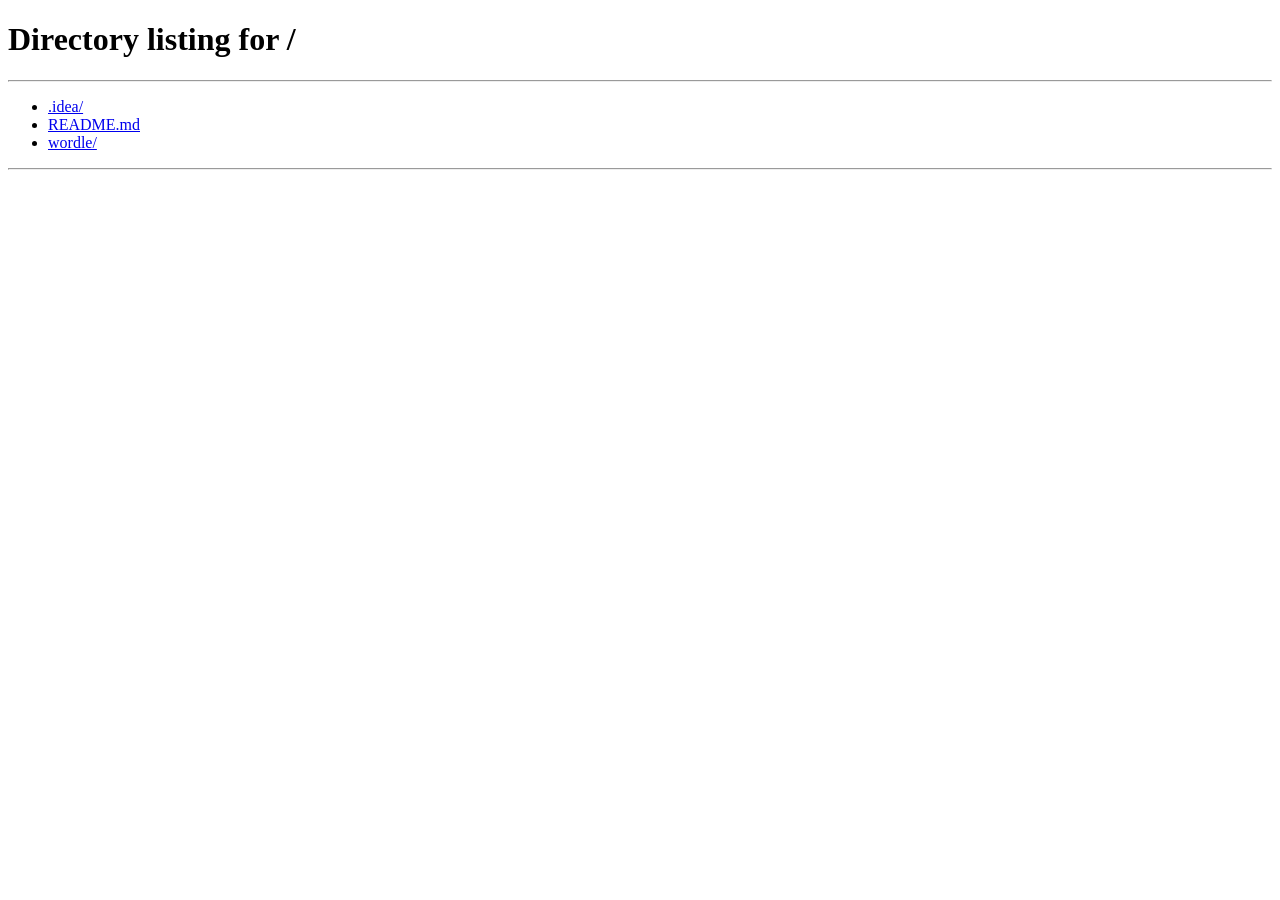
<file: wordle/src/main/resources/static/index.html>
<!DOCTYPE html>
<html>
<head>
    <title>Wordle</title>
    <meta name="viewport" content="width=device-width, initial-scale=1">
    <link rel="stylesheet" href="style.css">
</head>
<body>

<!-- Header -->
<header class="game-header">
    <div class="header-left">
        <button class="icon-btn" onclick="toggleMenu()" title="Menu">
            <svg viewBox="0 0 24 24" fill="currentColor">
                <path d="M3 18h18v-2H3v2zm0-5h18v-2H3v2zm0-7v2h18V6H3z"/>
            </svg>
        </button>
    </div>

    <div class="header-center">
        <div class="wordle-logo">
            <div class="logo-tile">W</div>
            <div class="logo-tile">O</div>
            <div class="logo-tile">R</div>
            <div class="logo-tile">D</div>
            <div class="logo-tile">L</div>
            <div class="logo-tile">E</div>
        </div>
    </div>

    <div class="header-right">
        <button class="icon-btn hint-btn" onclick="goToHints()" title="Get hints">
            <svg viewBox="0 0 24 24" fill="currentColor">
                <path d="M12 2C6.48 2 2 6.48 2 12s4.48 10 10 10 10-4.48 10-10S17.52 2 12 2zm1 15h-2v-6h2v6zm0-8h-2V7h2v2z"/>
            </svg>
        </button>

        <button class="icon-btn" onclick="showHelp()" title="How to play">
            <svg viewBox="0 0 24 24" fill="currentColor">
                <path d="M11 18h2v-2h-2v2zm1-16C6.48 2 2 6.48 2 12s4.48 10 10 10 10-4.48 10-10S17.52 2 12 2zm0 18c-4.41 0-8-3.59-8-8s3.59-8 8-8 8 3.59 8 8-3.59 8-8 8zm0-14c-2.21 0-4 1.79-4 4h2c0-1.1.9-2 2-2s2 .9 2 2c0 2-3 1.75-3 5h2c0-2.25 3-2.5 3-5 0-2.21-1.79-4-4-4z"/>
            </svg>
        </button>

        <button class="icon-btn" id="statsBtn" onclick="goToStats()" title="Statistics">
            <svg viewBox="0 0 24 24" fill="currentColor">
                <path d="M16,11V3H8v6H2v12h20V11H16z M10,5h4v14h-4V5z M4,11h4v8H4V11z M20,19h-4v-6h4V19z"/>
            </svg>
        </button>

        <button class="icon-btn" onclick="openSettings()" title="Settings">
            <svg viewBox="0 0 24 24" fill="currentColor">
                <path d="M19.14,12.94c0.04-0.3,0.06-0.61,0.06-0.94c0-0.32-0.02-0.64-0.07-0.94l2.03-1.58c0.18-0.14,0.23-0.41,0.12-0.61 l-1.92-3.32c-0.12-0.22-0.37-0.29-0.59-0.22l-2.39,0.96c-0.5-0.38-1.03-0.7-1.62-0.94L14.4,2.81c-0.04-0.24-0.24-0.41-0.48-0.41 h-3.84c-0.24,0-0.43,0.17-0.47,0.41L9.25,5.35C8.66,5.59,8.12,5.92,7.63,6.29L5.24,5.33c-0.22-0.08-0.47,0-0.59,0.22L2.74,8.87 C2.62,9.08,2.66,9.34,2.86,9.48l2.03,1.58C4.84,11.36,4.8,11.69,4.8,12s0.02,0.64,0.07,0.94l-2.03,1.58 c-0.18,0.14-0.23,0.41-0.12,0.61l1.92,3.32c0.12,0.22,0.37,0.29,0.59,0.22l2.39-0.96c0.5,0.38,1.03,0.7,1.62,0.94l0.36,2.54 c0.05,0.24,0.24,0.41,0.48,0.41h3.84c0.24,0,0.44-0.17,0.47-0.41l0.36-2.54c0.59-0.24,1.13-0.56,1.62-0.94l2.39,0.96 c0.22,0.08,0.47,0,0.59-0.22l1.92-3.32c0.12-0.22,0.07-0.47-0.12-0.61L19.14,12.94z M12,15.6c-1.98,0-3.6-1.62-3.6-3.6 s1.62-3.6,3.6-3.6s3.6,1.62,3.6,3.6S13.98,15.6,12,15.6z"/>
            </svg>
        </button>
    </div>
</header>

<!-- Menu Modal -->
<div class="menu-modal" id="menuModal" onclick="closeMenuOnBackdrop(event)">
    <div class="menu-content">
        <div class="menu-header">
            <h2>Menu</h2>
            <button class="close-btn" onclick="toggleMenu()">&times;</button>
        </div>

        <div id="userInfoMenu" class="user-info-menu" style="display: none;">
            Logged in as <strong id="menuUsername"></strong>
        </div>

        <div class="menu-items">
            <a href="/login" class="menu-item" id="menuLogin">
                <svg viewBox="0 0 24 24" fill="currentColor">
                    <path d="M11 7L9.6 8.4l2.6 2.6H2v2h10.2l-2.6 2.6L11 17l5-5-5-5zm9 12h-8v2h8c1.1 0 2-.9 2-2V5c0-1.1-.9-2-2-2h-8v2h8v14z"/>
                </svg>
                Login / Register
            </a>

            <a href="/statistics" class="menu-item" id="menuStats" style="display: none;">
                <svg viewBox="0 0 24 24" fill="currentColor">
                    <path d="M16,11V3H8v6H2v12h20V11H16z M10,5h4v14h-4V5z M4,11h4v8H4V11z M20,19h-4v-6h4V19z"/>
                </svg>
                View Statistics
            </a>

            <a href="/leaderboard" class="menu-item" id="menuLeaderboard">
                <svg viewBox="0 0 24 24" fill="currentColor">
                    <path d="M16 11V3H8v6H2v12h20V11h-6zm-6-6h4v14h-4V5zM4 11h4v8H4v-8zm16 8h-4v-6h4v6z"/>
                </svg>
                Leaderboard
            </a>

            <a href="/admin" class="menu-item" id="menuAdmin" style="display: none;">
                <svg viewBox="0 0 24 24" fill="currentColor">
                    <path d="M3 5v14c0 1.1.9 2 2 2h14c1.1 0 2-.9 2-2V5c0-1.1-.9-2-2-2H5c-1.1 0-2 .9-2 2zm10 2h5v5h-5V7zm0 7h5v3h-5v-3zm-6-7h5v5H7V7zm0 7h5v3H7v-3z"/>
                </svg>
                Admin Panel
            </a>

            <div class="menu-divider"></div>

            <a href="/help" class="menu-item">
                <svg viewBox="0 0 24 24" fill="currentColor">
                    <path d="M11 18h2v-2h-2v2zm1-16C6.48 2 2 6.48 2 12s4.48 10 10 10 10-4.48 10-10S17.52 2 12 2zm0 18c-4.41 0-8-3.59-8-8s3.59-8 8-8 8 3.59 8 8-3.59 8-8 8zm0-14c-2.21 0-4 1.79-4 4h2c0-1.1.9-2 2-2s2 .9 2 2c0 2-3 1.75-3 5h2c0-2.25 3-2.5 3-5 0-2.21-1.79-4-4-4z"/>
                </svg>
                How to Play
            </a>

            <div class="menu-divider"></div>

            <a href="#" class="menu-item" id="menuLogout" style="display: none;" onclick="logout(event)">
                <svg viewBox="0 0 24 24" fill="currentColor">
                    <path d="M17 7l-1.41 1.41L18.17 11H8v2h10.17l-2.58 2.58L17 17l5-5-5-5zM4 5h8V3H4c-1.1 0-2 .9-2 2v14c0 1.1.9 2 2 2h8v-2H4V5z"/>
                </svg>
                Logout
            </a>
        </div>
    </div>
</div>

<!-- Help Modal -->
<div class="help-modal" id="helpModal" onclick="closeHelpOnBackdrop(event)">
    <div class="help-content">
        <button class="close-btn" onclick="closeHelp()" style="position: absolute; top: 8px; right: 8px;">&times;</button>
        <h2>How To Play</h2>
        <p>Guess the Wordle in 6 tries.</p>
        <p>Each guess must be a valid 5-letter word. Hit the enter button to submit.</p>
        <p>After each guess, the color of the tiles will change to show how close your guess was to the word.</p>
        <div style="margin: 20px 0;">
            <p><strong>Examples</strong></p>
            <p style="margin-top: 10px;">
                <span style="display: inline-block; width: 40px; height: 40px; background: #6aaa64; color: white; text-align: center; line-height: 40px; font-weight: bold; margin-right: 4px;">W</span>
                <span>The letter W is in the word and in the correct spot.</span>
            </p>
            <p style="margin-top: 10px;">
                <span style="display: inline-block; width: 40px; height: 40px; background: #c9b458; color: white; text-align: center; line-height: 40px; font-weight: bold; margin-right: 4px;">I</span>
                <span>The letter I is in the word but in the wrong spot.</span>
            </p>
            <p style="margin-top: 10px;">
                <span style="display: inline-block; width: 40px; height: 40px; background: #787c7e; color: white; text-align: center; line-height: 40px; font-weight: bold; margin-right: 4px;">U</span>
                <span>The letter U is not in the word in any spot.</span>
            </p>
        </div>
        <button onclick="closeHelp()" style="padding: 12px 24px; background: #6aaa64; color: white; border: none; border-radius: 4px; cursor: pointer; font-weight: bold;">Got it!</button>
    </div>
</div>

<!-- TOP CONTROLS -->
<div id="top-controls">
    <button id="change-mode" onclick="openModeModal()">Change Mode</button>
    <div id="timer"></div>
</div>

<!-- MODE SELECTION MODAL -->
<div id="mode-modal" style="display: none;">
    <div id="mode-box">
        <h2>Select Game Mode</h2>
        <button class="mode-btn" onclick="startGame('normal')">Normal</button>
        <button class="mode-btn" onclick="startGame('time')">60s Time Mode</button>
        <button class="mode-btn" onclick="startGame('sudden')">Sudden Death</button>
        <div id="mode-packs" style="display: none;"></div>
    </div>
</div>

<div id="board"></div>
<div id="keyboard"></div>
<div id="toast"></div>

<!-- Hint Banner -->
<div id="hintBanner" class="hint-banner">
    💡 Loading hint...
</div>

<script src="script.js"></script>

</body>
</html>
</file>
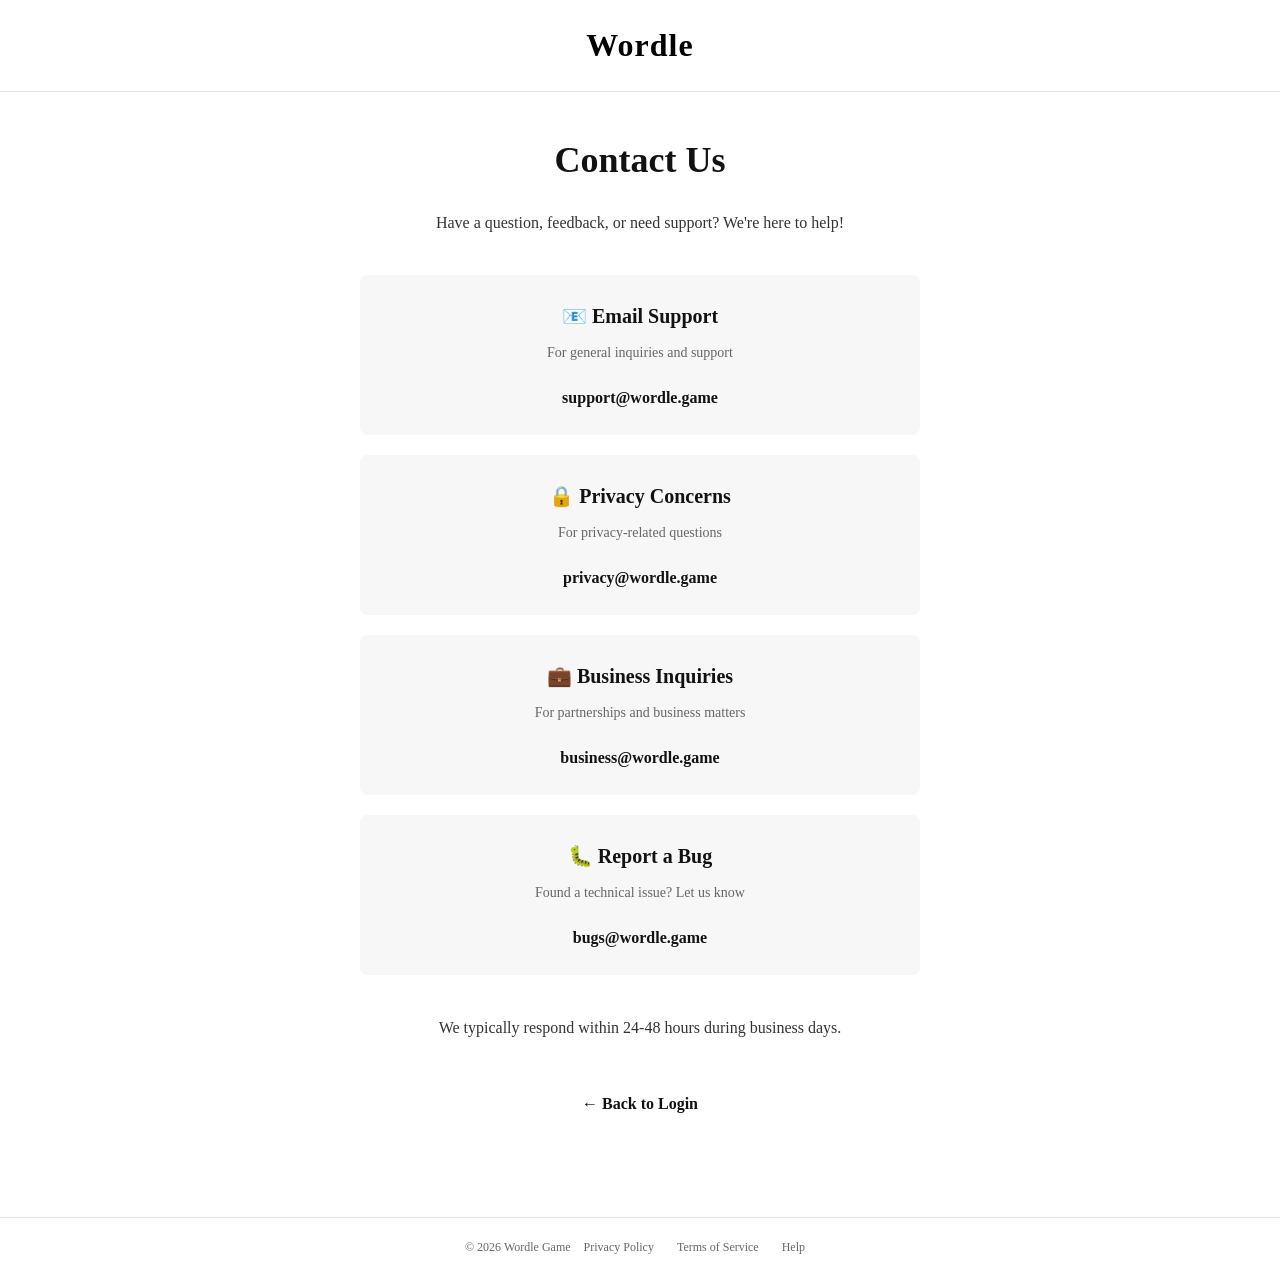
<file: wordle/src/main/resources/static/contact.html>
<!DOCTYPE html>
<html lang="en">
<head>
    <meta charset="UTF-8">
    <meta name="viewport" content="width=device-width, initial-scale=1.0">
    <title>Contact Us | Wordle</title>
    <style>
        * {
            margin: 0;
            padding: 0;
            box-sizing: border-box;
        }

        body {
            font-family: 'Georgia', serif;
            background: #fff;
            line-height: 1.6;
        }

        .header {
            text-align: center;
            padding: 20px 0;
            border-bottom: 1px solid #e5e5e5;
        }

        .logo {
            font-family: 'Old English Text MT', 'Times New Roman', serif;
            font-size: 32px;
            font-weight: bold;
            letter-spacing: 1px;
            color: #000;
            text-decoration: none;
        }

        .container {
            max-width: 600px;
            margin: 0 auto;
            padding: 40px 20px;
        }

        h1 {
            font-size: 36px;
            margin-bottom: 20px;
            color: #121212;
            text-align: center;
        }

        p {
            margin-bottom: 20px;
            color: #333;
            text-align: center;
        }

        .contact-options {
            margin-top: 40px;
        }

        .contact-card {
            background: #f7f7f7;
            padding: 25px;
            border-radius: 8px;
            margin-bottom: 20px;
            text-align: center;
        }

        .contact-card h2 {
            font-size: 20px;
            margin-bottom: 10px;
            color: #121212;
        }

        .contact-card p {
            color: #666;
            font-size: 14px;
        }

        .contact-card a {
            color: #121212;
            font-weight: 600;
            text-decoration: none;
        }

        .contact-card a:hover {
            text-decoration: underline;
        }

        .back-link {
            display: inline-block;
            margin-top: 30px;
            color: #121212;
            text-decoration: none;
            font-weight: 600;
        }

        .back-link:hover {
            text-decoration: underline;
        }

        .footer {
            text-align: center;
            padding: 20px;
            font-size: 12px;
            color: #666;
            border-top: 1px solid #e5e5e5;
            margin-top: 60px;
        }

        .footer a {
            color: #666;
            margin: 0 10px;
            text-decoration: none;
        }

        .footer a:hover {
            text-decoration: underline;
        }
    </style>
</head>
<body>

<div class="header">
    <a href="/" class="logo">Wordle</a>
</div>

<div class="container">
    <h1>Contact Us</h1>
    <p>Have a question, feedback, or need support? We're here to help!</p>

    <div class="contact-options">
        <div class="contact-card">
            <h2>📧 Email Support</h2>
            <p>For general inquiries and support</p>
            <a href="mailto:support@wordle.game">support@wordle.game</a>
        </div>

        <div class="contact-card">
            <h2>🔒 Privacy Concerns</h2>
            <p>For privacy-related questions</p>
            <a href="mailto:privacy@wordle.game">privacy@wordle.game</a>
        </div>

        <div class="contact-card">
            <h2>💼 Business Inquiries</h2>
            <p>For partnerships and business matters</p>
            <a href="mailto:business@wordle.game">business@wordle.game</a>
        </div>

        <div class="contact-card">
            <h2>🐛 Report a Bug</h2>
            <p>Found a technical issue? Let us know</p>
            <a href="mailto:bugs@wordle.game">bugs@wordle.game</a>
        </div>
    </div>

    <p style="margin-top: 40px;">We typically respond within 24-48 hours during business days.</p>

    <div style="text-align: center;">
        <a href="#" class="back-link" id="backLink">← Back</a>
    </div>
</div>

<div class="footer">
    © 2026 Wordle Game
    <a href="/privacy-policy">Privacy Policy</a>
    <a href="/terms-of-service">Terms of Service</a>
    <a href="/help">Help</a>
</div>

<script>
    // Set back link based on login status
    const user = localStorage.getItem('user');
    const backLink = document.getElementById('backLink');

    if (user) {
        backLink.href = '/game';
        backLink.textContent = '← Back to Game';
    } else {
        backLink.href = '/login';
        backLink.textContent = '← Back to Login';
    }
</script>

</body>
</html>
</file>
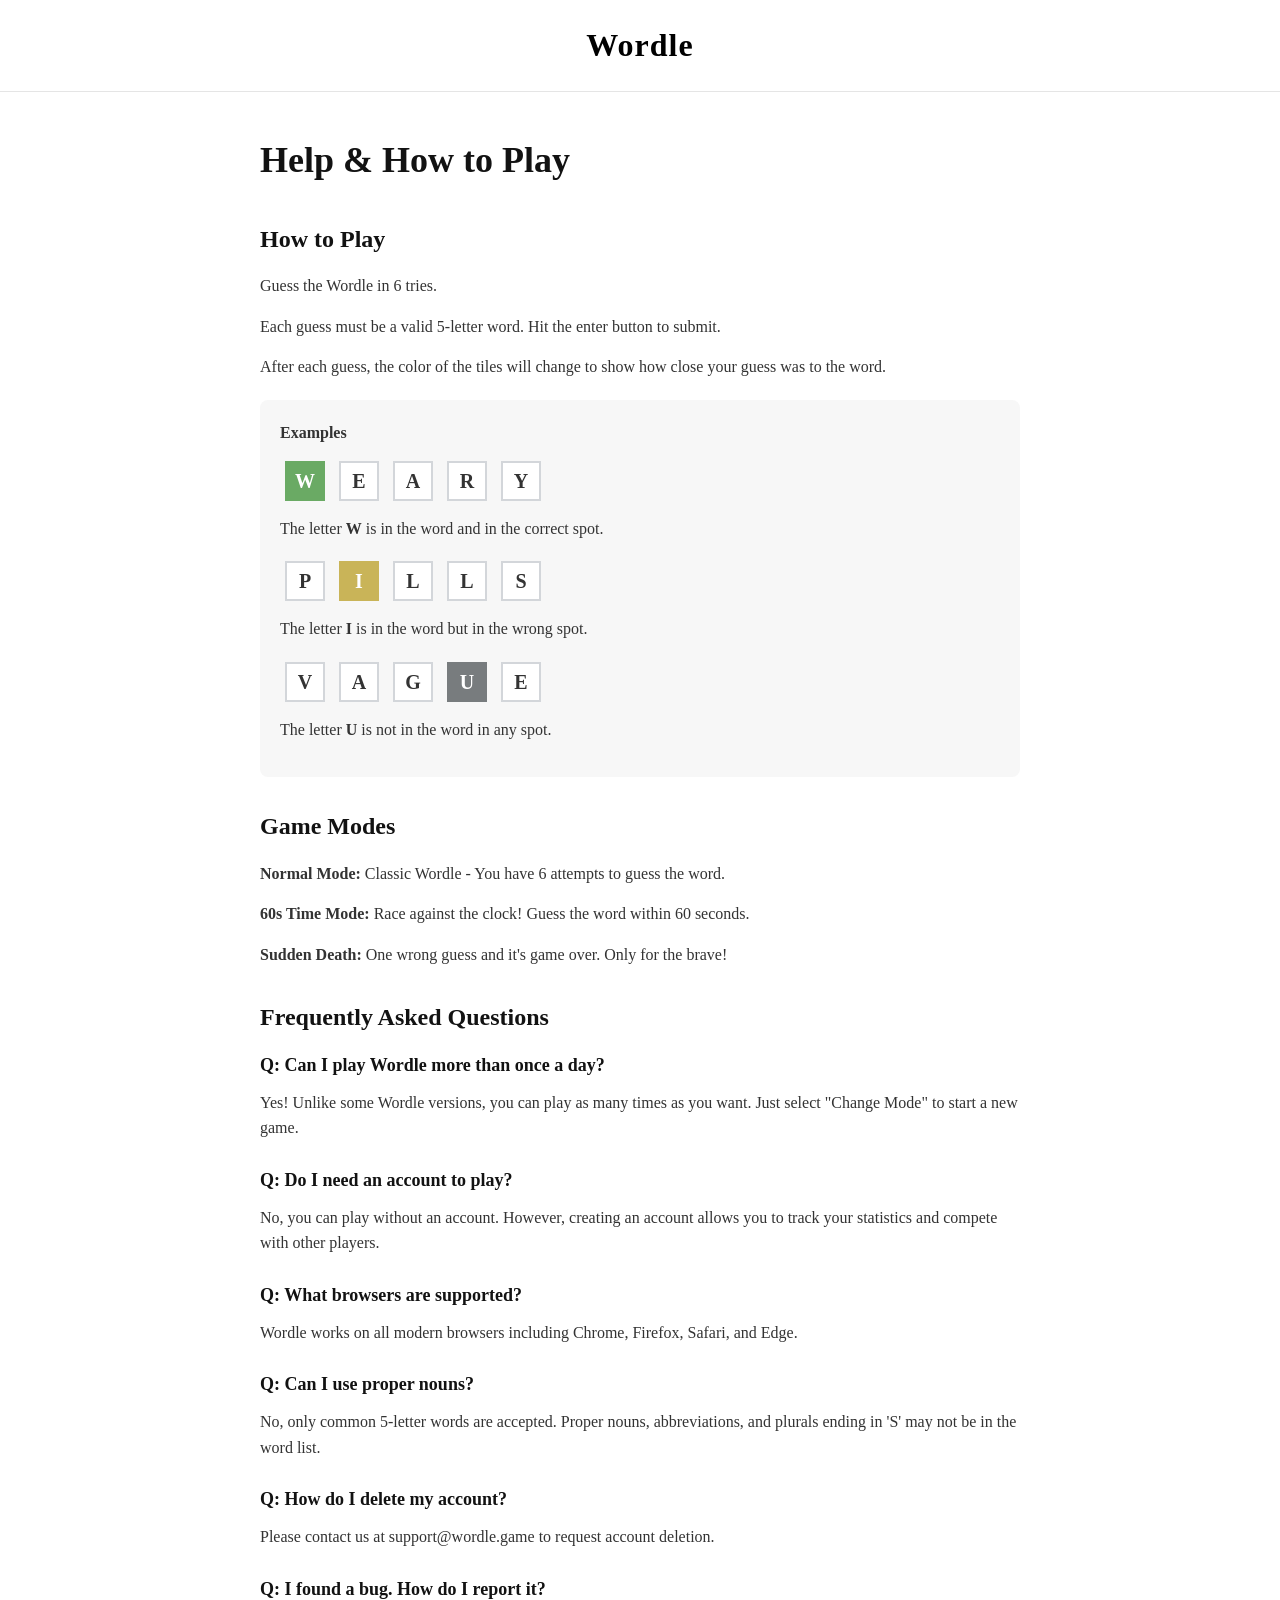
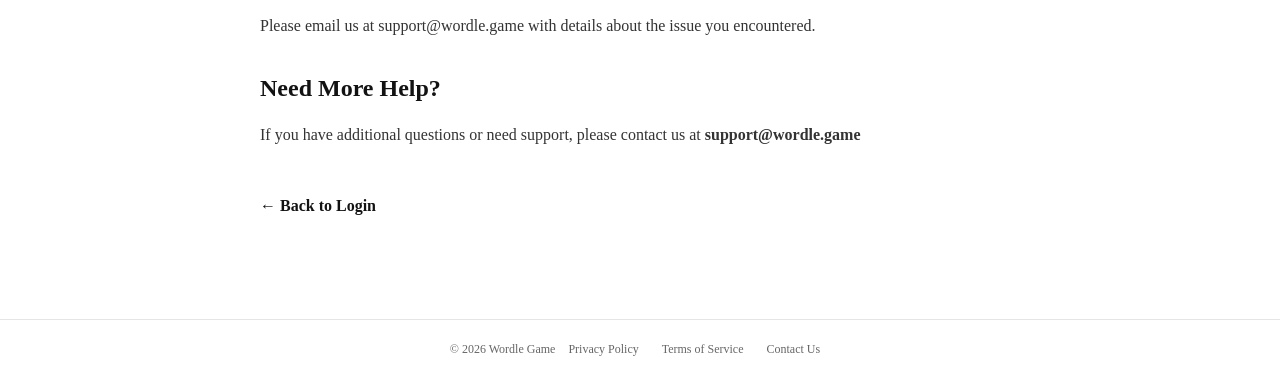
<file: wordle/src/main/resources/static/help.html>
<!DOCTYPE html>
<html lang="en">
<head>
    <meta charset="UTF-8">
    <meta name="viewport" content="width=device-width, initial-scale=1.0">
    <title>Help | Wordle</title>
    <style>
        * {
            margin: 0;
            padding: 0;
            box-sizing: border-box;
        }

        body {
            font-family: 'Georgia', serif;
            background: #fff;
            line-height: 1.6;
        }

        .header {
            text-align: center;
            padding: 20px 0;
            border-bottom: 1px solid #e5e5e5;
        }

        .logo {
            font-family: 'Old English Text MT', 'Times New Roman', serif;
            font-size: 32px;
            font-weight: bold;
            letter-spacing: 1px;
            color: #000;
            text-decoration: none;
        }

        .container {
            max-width: 800px;
            margin: 0 auto;
            padding: 40px 20px;
        }

        h1 {
            font-size: 36px;
            margin-bottom: 30px;
            color: #121212;
        }

        h2 {
            font-size: 24px;
            margin-top: 30px;
            margin-bottom: 15px;
            color: #121212;
        }

        p {
            margin-bottom: 15px;
            color: #333;
        }

        .example {
            background: #f7f7f7;
            padding: 20px;
            border-radius: 8px;
            margin: 20px 0;
        }

        .tile-example {
            display: inline-block;
            width: 40px;
            height: 40px;
            margin: 0 5px;
            border: 2px solid #d3d6da;
            font-size: 20px;
            font-weight: bold;
            display: inline-flex;
            align-items: center;
            justify-content: center;
            background: white;
        }

        .green { background: #6aaa64; color: white; border-color: #6aaa64; }
        .yellow { background: #c9b458; color: white; border-color: #c9b458; }
        .gray { background: #787c7e; color: white; border-color: #787c7e; }

        .faq {
            margin-top: 30px;
        }

        .faq-item {
            margin-bottom: 25px;
        }

        .faq-question {
            font-weight: bold;
            font-size: 18px;
            color: #121212;
            margin-bottom: 10px;
        }

        .back-link {
            display: inline-block;
            margin-top: 30px;
            color: #121212;
            text-decoration: none;
            font-weight: 600;
        }

        .back-link:hover {
            text-decoration: underline;
        }

        .footer {
            text-align: center;
            padding: 20px;
            font-size: 12px;
            color: #666;
            border-top: 1px solid #e5e5e5;
            margin-top: 60px;
        }

        .footer a {
            color: #666;
            margin: 0 10px;
            text-decoration: none;
        }

        .footer a:hover {
            text-decoration: underline;
        }
    </style>
</head>
<body>

<div class="header">
    <a href="/" class="logo">Wordle</a>
</div>

<div class="container">
    <h1>Help & How to Play</h1>

    <h2>How to Play</h2>
    <p>Guess the Wordle in 6 tries.</p>
    <p>Each guess must be a valid 5-letter word. Hit the enter button to submit.</p>
    <p>After each guess, the color of the tiles will change to show how close your guess was to the word.</p>

    <div class="example">
        <p><strong>Examples</strong></p>
        <p style="margin-top: 15px;">
            <span class="tile-example green">W</span>
            <span class="tile-example">E</span>
            <span class="tile-example">A</span>
            <span class="tile-example">R</span>
            <span class="tile-example">Y</span>
        </p>
        <p>The letter <strong>W</strong> is in the word and in the correct spot.</p>

        <p style="margin-top: 20px;">
            <span class="tile-example">P</span>
            <span class="tile-example yellow">I</span>
            <span class="tile-example">L</span>
            <span class="tile-example">L</span>
            <span class="tile-example">S</span>
        </p>
        <p>The letter <strong>I</strong> is in the word but in the wrong spot.</p>

        <p style="margin-top: 20px;">
            <span class="tile-example">V</span>
            <span class="tile-example">A</span>
            <span class="tile-example">G</span>
            <span class="tile-example gray">U</span>
            <span class="tile-example">E</span>
        </p>
        <p>The letter <strong>U</strong> is not in the word in any spot.</p>
    </div>

    <h2>Game Modes</h2>
    <p><strong>Normal Mode:</strong> Classic Wordle - You have 6 attempts to guess the word.</p>
    <p><strong>60s Time Mode:</strong> Race against the clock! Guess the word within 60 seconds.</p>
    <p><strong>Sudden Death:</strong> One wrong guess and it's game over. Only for the brave!</p>

    <div class="faq">
        <h2>Frequently Asked Questions</h2>

        <div class="faq-item">
            <div class="faq-question">Q: Can I play Wordle more than once a day?</div>
            <p>Yes! Unlike some Wordle versions, you can play as many times as you want. Just select "Change Mode" to start a new game.</p>
        </div>

        <div class="faq-item">
            <div class="faq-question">Q: Do I need an account to play?</div>
            <p>No, you can play without an account. However, creating an account allows you to track your statistics and compete with other players.</p>
        </div>

        <div class="faq-item">
            <div class="faq-question">Q: What browsers are supported?</div>
            <p>Wordle works on all modern browsers including Chrome, Firefox, Safari, and Edge.</p>
        </div>

        <div class="faq-item">
            <div class="faq-question">Q: Can I use proper nouns?</div>
            <p>No, only common 5-letter words are accepted. Proper nouns, abbreviations, and plurals ending in 'S' may not be in the word list.</p>
        </div>

        <div class="faq-item">
            <div class="faq-question">Q: How do I delete my account?</div>
            <p>Please contact us at support@wordle.game to request account deletion.</p>
        </div>

        <div class="faq-item">
            <div class="faq-question">Q: I found a bug. How do I report it?</div>
            <p>Please email us at support@wordle.game with details about the issue you encountered.</p>
        </div>
    </div>

    <h2>Need More Help?</h2>
    <p>If you have additional questions or need support, please contact us at <strong>support@wordle.game</strong></p>

    <a href="#" class="back-link" id="backLink">← Back</a>
</div>

<div class="footer">
    © 2026 Wordle Game
    <a href="/privacy-policy">Privacy Policy</a>
    <a href="/terms-of-service">Terms of Service</a>
    <a href="/contact">Contact Us</a>
</div>

<script>
    // Set back link based on login status
    const user = localStorage.getItem('user');
    const backLink = document.getElementById('backLink');

    if (user) {
        backLink.href = '/game';
        backLink.textContent = '← Back to Game';
    } else {
        backLink.href = '/login';
        backLink.textContent = '← Back to Login';
    }
</script>

</body>
</html>
</file>
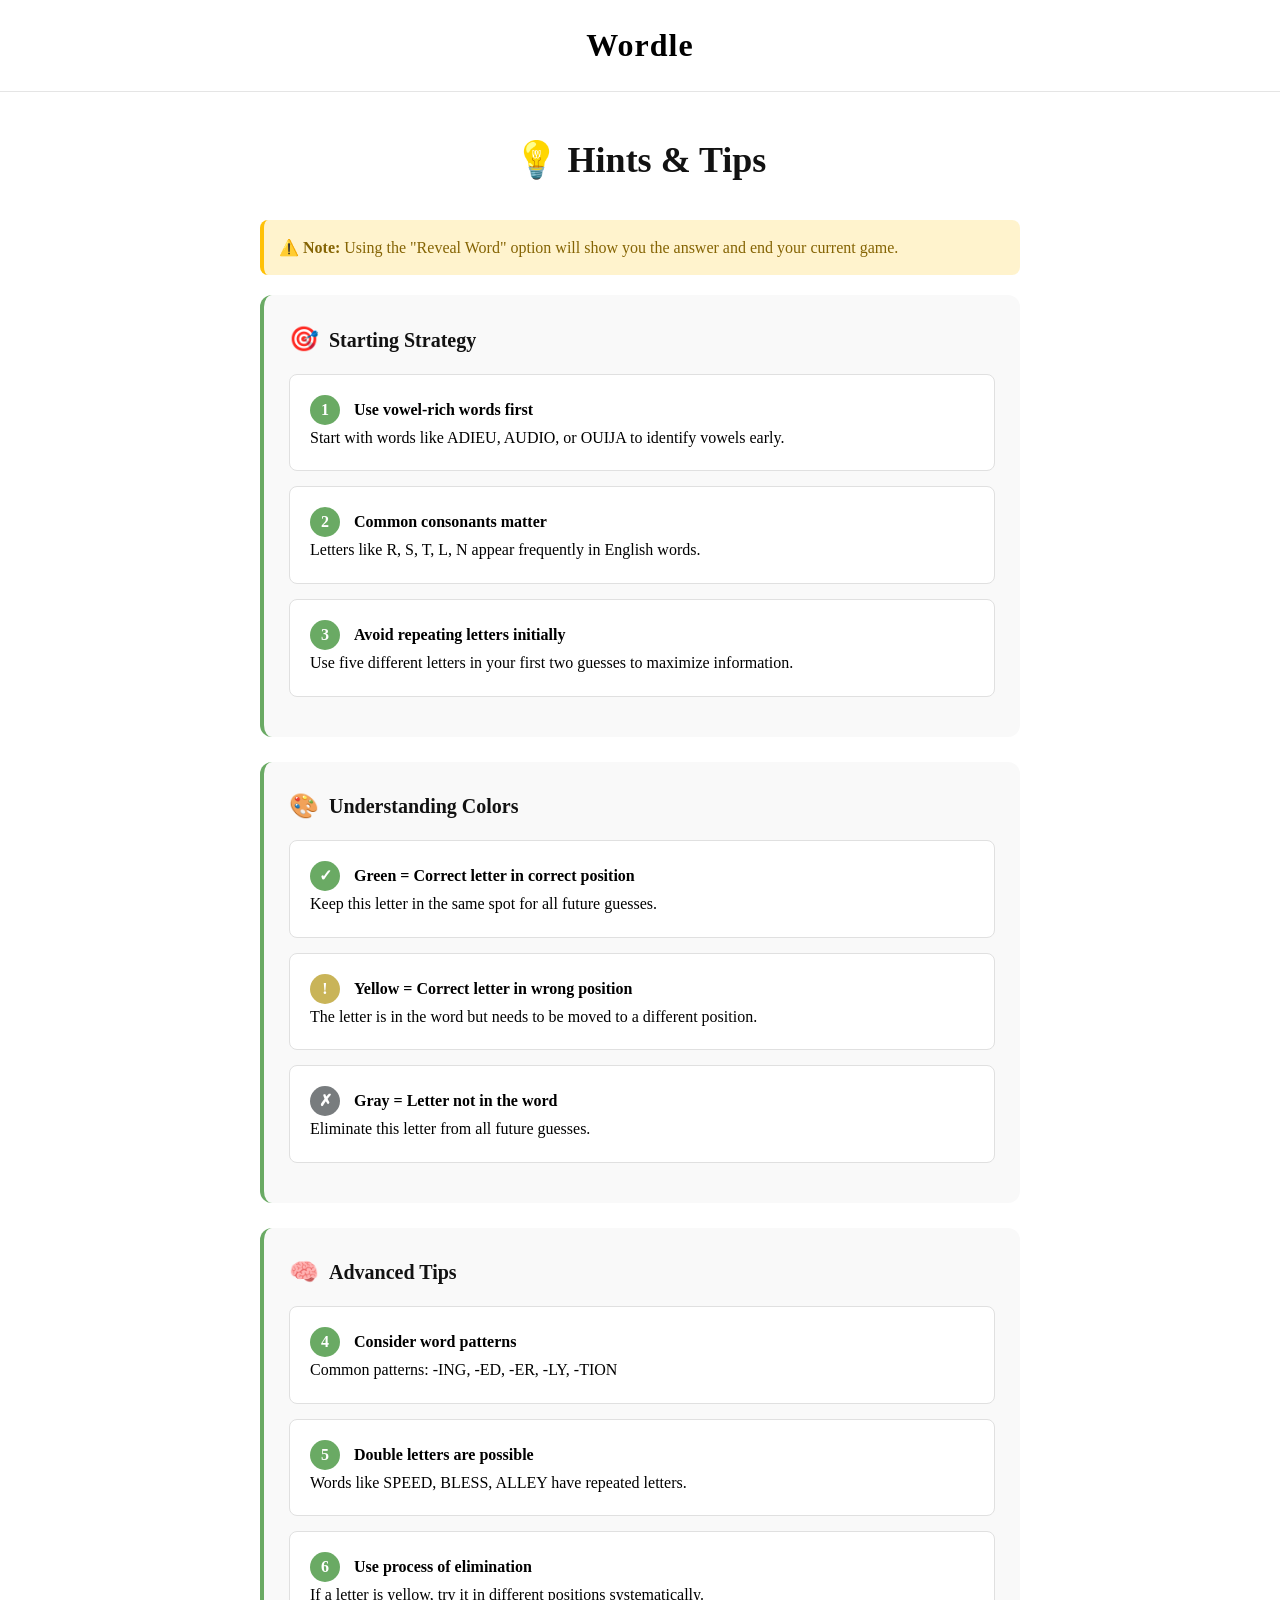
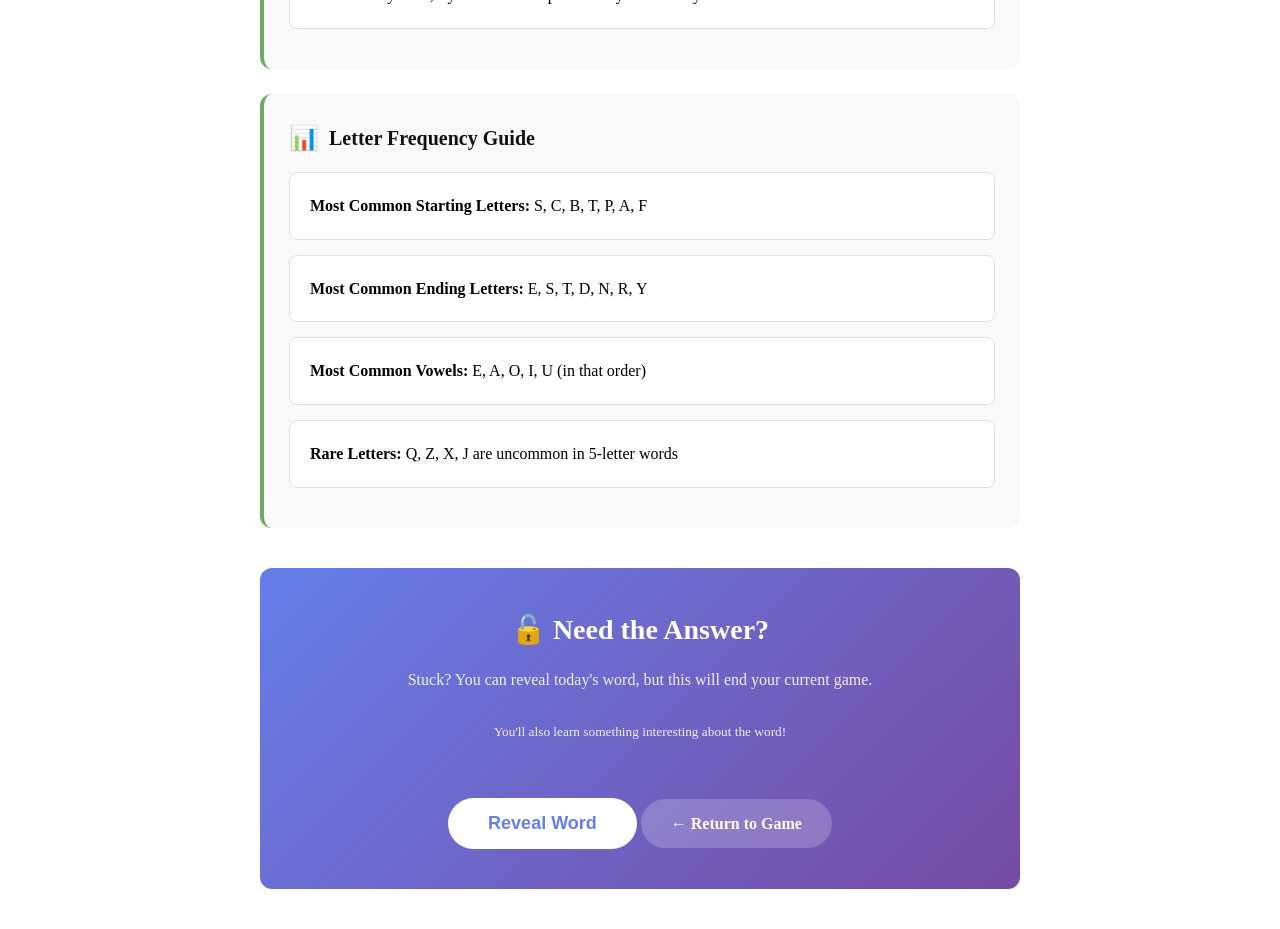
<file: wordle/src/main/resources/static/hints.html>
<!DOCTYPE html>
<html lang="en">
<head>
    <meta charset="UTF-8">
    <meta name="viewport" content="width=device-width, initial-scale=1.0">
    <title>Hints & Tips | Wordle</title>
    <style>
        * {
            margin: 0;
            padding: 0;
            box-sizing: border-box;
        }

        body {
            font-family: 'Georgia', serif;
            background: #fff;
            line-height: 1.6;
        }

        .header {
            text-align: center;
            padding: 20px 0;
            border-bottom: 1px solid #e5e5e5;
        }

        .logo {
            font-family: 'Old English Text MT', 'Times New Roman', serif;
            font-size: 32px;
            font-weight: bold;
            letter-spacing: 1px;
            color: #000;
            text-decoration: none;
        }

        .container {
            max-width: 800px;
            margin: 0 auto;
            padding: 40px 20px;
        }

        h1 {
            font-size: 36px;
            margin-bottom: 30px;
            color: #121212;
            text-align: center;
        }

        .hint-section {
            background: #f9f9f9;
            padding: 25px;
            border-radius: 12px;
            margin-bottom: 25px;
            border-left: 4px solid #6aaa64;
        }

        .hint-section h2 {
            font-size: 20px;
            margin-bottom: 15px;
            color: #121212;
            display: flex;
            align-items: center;
            gap: 10px;
        }

        .hint-icon {
            font-size: 24px;
        }

        .hint-list {
            list-style: none;
            padding-left: 0;
        }

        .hint-list li {
            padding: 10px 0;
            border-bottom: 1px solid #e0e0e0;
            color: #333;
        }

        .hint-list li:last-child {
            border-bottom: none;
        }

        .reveal-section {
            background: linear-gradient(135deg, #667eea 0%, #764ba2 100%);
            padding: 40px;
            border-radius: 12px;
            text-align: center;
            color: white;
            margin-top: 40px;
        }

        .reveal-section h2 {
            font-size: 28px;
            margin-bottom: 15px;
        }

        .reveal-section p {
            margin-bottom: 25px;
            opacity: 0.9;
        }

        .reveal-btn {
            background: white;
            color: #667eea;
            padding: 15px 40px;
            border: none;
            border-radius: 50px;
            font-size: 18px;
            font-weight: bold;
            cursor: pointer;
            transition: transform 0.2s;
        }

        .reveal-btn:hover {
            transform: scale(1.05);
        }

        .revealed-word {
            display: none;
            margin-top: 30px;
            padding: 30px;
            background: white;
            color: #121212;
            border-radius: 12px;
        }

        .revealed-word.show {
            display: block;
        }

        .word-display {
            font-size: 48px;
            font-weight: bold;
            letter-spacing: 8px;
            color: #6aaa64;
            margin-bottom: 20px;
        }

        .word-info h3 {
            font-size: 20px;
            margin-bottom: 10px;
            color: #667eea;
        }

        .word-info p {
            color: #333;
            margin-bottom: 15px;
            text-align: left;
        }

        .back-link {
            display: inline-block;
            margin-top: 30px;
            color: white;
            text-decoration: none;
            font-weight: 600;
            padding: 12px 30px;
            background: rgba(255, 255, 255, 0.2);
            border-radius: 50px;
        }

        .back-link:hover {
            background: rgba(255, 255, 255, 0.3);
        }

        .warning {
            background: #fff3cd;
            color: #856404;
            padding: 15px;
            border-radius: 8px;
            margin-bottom: 20px;
            border-left: 4px solid #ffc107;
        }

        .tip-card {
            background: white;
            padding: 20px;
            border-radius: 8px;
            margin-bottom: 15px;
            border: 1px solid #e0e0e0;
            transition: box-shadow 0.3s;
        }

        .tip-card:hover {
            box-shadow: 0 4px 12px rgba(0, 0, 0, 0.1);
        }

        .tip-number {
            display: inline-block;
            width: 30px;
            height: 30px;
            background: #6aaa64;
            color: white;
            border-radius: 50%;
            text-align: center;
            line-height: 30px;
            font-weight: bold;
            margin-right: 10px;
        }
    </style>
</head>
<body>

<div class="header">
    <a href="/game" class="logo">Wordle</a>
</div>

<div class="container">
    <h1>💡 Hints & Tips</h1>

    <div class="warning">
        <strong>⚠️ Note:</strong> Using the "Reveal Word" option will show you the answer and end your current game.
    </div>

    <!-- Strategy Hints -->
    <div class="hint-section">
        <h2><span class="hint-icon">🎯</span> Starting Strategy</h2>
        <div class="hint-list">
            <div class="tip-card">
                <span class="tip-number">1</span>
                <strong>Use vowel-rich words first</strong><br>
                Start with words like ADIEU, AUDIO, or OUIJA to identify vowels early.
            </div>
            <div class="tip-card">
                <span class="tip-number">2</span>
                <strong>Common consonants matter</strong><br>
                Letters like R, S, T, L, N appear frequently in English words.
            </div>
            <div class="tip-card">
                <span class="tip-number">3</span>
                <strong>Avoid repeating letters initially</strong><br>
                Use five different letters in your first two guesses to maximize information.
            </div>
        </div>
    </div>

    <!-- Color Clues -->
    <div class="hint-section">
        <h2><span class="hint-icon">🎨</span> Understanding Colors</h2>
        <div class="hint-list">
            <div class="tip-card">
                <span style="background: #6aaa64;" class="tip-number">✓</span>
                <strong>Green = Correct letter in correct position</strong><br>
                Keep this letter in the same spot for all future guesses.
            </div>
            <div class="tip-card">
                <span style="background: #c9b458;" class="tip-number">!</span>
                <strong>Yellow = Correct letter in wrong position</strong><br>
                The letter is in the word but needs to be moved to a different position.
            </div>
            <div class="tip-card">
                <span style="background: #787c7e;" class="tip-number">✗</span>
                <strong>Gray = Letter not in the word</strong><br>
                Eliminate this letter from all future guesses.
            </div>
        </div>
    </div>

    <!-- Advanced Tips -->
    <div class="hint-section">
        <h2><span class="hint-icon">🧠</span> Advanced Tips</h2>
        <div class="hint-list">
            <div class="tip-card">
                <span class="tip-number">4</span>
                <strong>Consider word patterns</strong><br>
                Common patterns: -ING, -ED, -ER, -LY, -TION
            </div>
            <div class="tip-card">
                <span class="tip-number">5</span>
                <strong>Double letters are possible</strong><br>
                Words like SPEED, BLESS, ALLEY have repeated letters.
            </div>
            <div class="tip-card">
                <span class="tip-number">6</span>
                <strong>Use process of elimination</strong><br>
                If a letter is yellow, try it in different positions systematically.
            </div>
        </div>
    </div>

    <!-- Letter Frequency -->
    <div class="hint-section">
        <h2><span class="hint-icon">📊</span> Letter Frequency Guide</h2>
        <div class="hint-list">
            <div class="tip-card">
                <strong>Most Common Starting Letters:</strong> S, C, B, T, P, A, F
            </div>
            <div class="tip-card">
                <strong>Most Common Ending Letters:</strong> E, S, T, D, N, R, Y
            </div>
            <div class="tip-card">
                <strong>Most Common Vowels:</strong> E, A, O, I, U (in that order)
            </div>
            <div class="tip-card">
                <strong>Rare Letters:</strong> Q, Z, X, J are uncommon in 5-letter words
            </div>
        </div>
    </div>

    <!-- Reveal Word Section -->
    <div class="reveal-section">
        <h2>🔓 Need the Answer?</h2>
        <p>Stuck? You can reveal today's word, but this will end your current game.</p>
        <p><small>You'll also learn something interesting about the word!</small></p>

        <button class="reveal-btn" onclick="revealWord()">Reveal Word</button>

        <div class="revealed-word" id="revealedWord">
            <div class="word-display" id="wordDisplay">LOADING...</div>
            <div class="word-info">
                <h3>📚 Definition</h3>
                <p id="wordDefinition">Fetching definition...</p>

                <h3>💭 Did You Know?</h3>
                <p id="wordTrivia">Loading trivia...</p>

                <h3>📝 Example Usage</h3>
                <p id="wordExample">Loading example...</p>
            </div>
        </div>

        <a href="/game" class="back-link">← Return to Game</a>
    </div>
</div>

<script>
    async function revealWord() {
        const btn = document.querySelector('.reveal-btn');
        btn.disabled = true;
        btn.textContent = 'Revealing...';

        // Priority: active game mode > last played mode > fallback to normal
        const mode = localStorage.getItem('currentGameMode')
                  || localStorage.getItem('lastPlayedMode')
                  || 'normal';

        const token = localStorage.getItem('token');
        if (!token) {
            alert('Please login to reveal the word.');
            window.location.href = '/login';
            return;
        }

        try {
            const response = await fetch(`/api/reveal-word?mode=${mode}`, {
                method: 'GET',
                headers: { 'Authorization': 'Bearer ' + token }
            });

            if (response.ok) {
                const data = await response.json();
                const word = data.word || 'WORDLE';

                document.getElementById('wordDisplay').textContent = word;
                document.getElementById('wordDefinition').textContent =
                    data.definition || 'A word used in the popular word-guessing game.';
                document.getElementById('wordTrivia').textContent =
                    data.trivia || 'to be aware';
                document.getElementById('wordExample').textContent =
                    data.example || `"Can you use ${word} in a sentence?"`;

                document.getElementById('revealedWord').classList.add('show');

                btn.textContent = 'Revealed!';
                setTimeout(() => {
                    btn.textContent = 'Reveal Again';
                    btn.disabled = false;
                }, 2000);
            } else if (response.status === 429) {
                const data = await response.json().catch(() => ({}));
                btn.disabled = false;
                btn.textContent = 'Reveal Word';
                alert(data.message || 'You have reached the daily reveal limit. Come back tomorrow!');
            } else if (response.status === 401) {
                btn.disabled = false;
                btn.textContent = 'Reveal Word';
                alert('Your session has expired. Please login again.');
                window.location.href = '/login';
            } else {
                btn.disabled = false;
                btn.textContent = 'Reveal Word';
                alert('Unable to reveal word. Please try again.');
            }
        } catch (error) {
            console.error('Error revealing word:', error);
            alert('Error connecting to server.');
            btn.disabled = false;
            btn.textContent = 'Reveal Word';
        }
    }
</script>

</body>
</html>
</file>
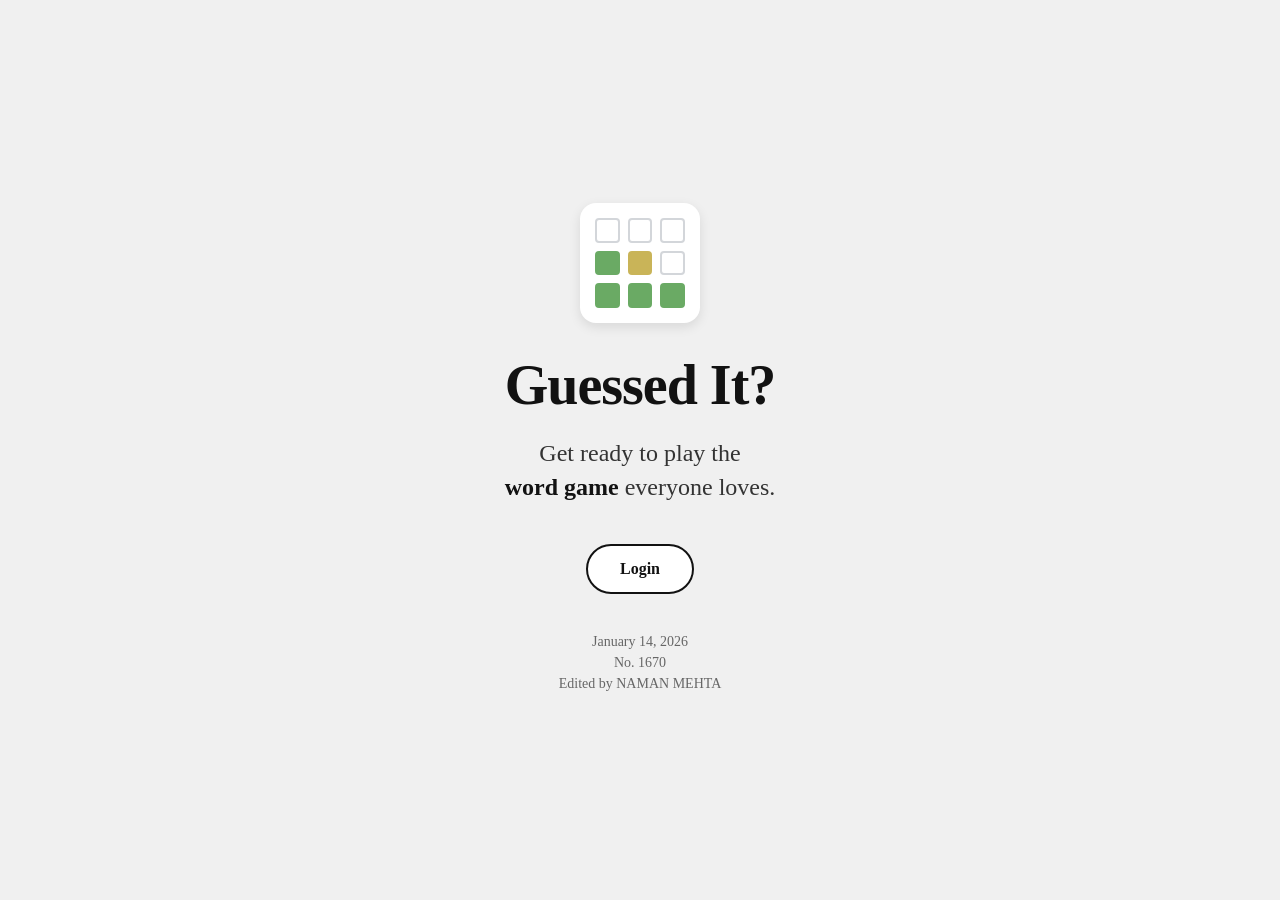
<file: wordle/src/main/resources/static/landing.html>
<!doctype html>
<html lang="en">
  <head>
    <meta charset="UTF-8" />
    <meta name="viewport" content="width=device-width, initial-scale=1.0" />
    <title>Guessed It?</title>
    <style>
      * {
        margin: 0;
        padding: 0;
        box-sizing: border-box;
      }

      body {
        font-family: "Georgia", "Times New Roman", serif;
        background: #f0f0f0;
        display: flex;
        align-items: center;
        justify-content: center;
        min-height: 100vh;
        padding: 20px;
      }

      .container {
        text-align: center;
        max-width: 500px;
      }

      .logo-grid {
        width: 120px;
        height: 120px;
        margin: 0 auto 30px;
        display: grid;
        grid-template-columns: repeat(3, 1fr);
        gap: 8px;
        padding: 15px;
        background: white;
        border-radius: 16px;
        box-shadow: 0 4px 12px rgba(0, 0, 0, 0.1);
      }

      .grid-cell {
        aspect-ratio: 1;
        border: 2px solid #d3d6da;
        border-radius: 4px;
      }

      .grid-cell.white {
        background: white;
      }
      .grid-cell.yellow {
        background: #c9b458;
        border-color: #c9b458;
      }
      .grid-cell.green {
        background: #6aaa64;
        border-color: #6aaa64;
      }

      h1 {
        font-size: 56px;
        font-weight: bold;
        margin-bottom: 20px;
        color: #121212;
        letter-spacing: -1px;
      }

      .streak-message {
        font-size: 24px;
        line-height: 1.4;
        color: #333;
        margin-bottom: 40px;
      }

      .streak-message .highlight {
        font-weight: bold;
        color: #121212;
      }

      .button-group {
        display: flex;
        gap: 15px;
        justify-content: center;
        margin-bottom: 40px;
      }

      .btn {
        padding: 14px 32px;
        font-size: 16px;
        font-weight: 600;
        border-radius: 50px;
        border: 2px solid #121212;
        cursor: pointer;
        transition: all 0.3s;
        text-decoration: none;
        display: inline-block;
      }

      .btn-primary {
        background: #121212;
        color: white;
      }

      .btn-primary:hover {
        background: #333;
        border-color: #333;
      }

      .btn-secondary {
        background: white;
        color: #121212;
      }

      .btn-secondary:hover {
        background: #f5f5f5;
      }

      .footer {
        font-size: 14px;
        color: #666;
      }

      .footer p {
        margin: 5px 0;
      }

      .user-info {
        background: #e8f5e9;
        padding: 12px 20px;
        border-radius: 50px;
        margin-bottom: 20px;
        display: inline-block;
        font-size: 14px;
        color: #2e7d32;
        font-weight: 600;
      }

      .logout-link {
        color: #2e7d32;
        text-decoration: underline;
        cursor: pointer;
        margin-left: 10px;
      }

      .logout-link:hover {
        color: #1b5e20;
      }

      @media (max-width: 600px) {
        h1 {
          font-size: 42px;
        }

        .streak-message {
          font-size: 20px;
        }

        .button-group {
          flex-direction: column;
        }

        .btn {
          width: 100%;
        }
      }
    </style>
  </head>
  <body>
    <div class="container">
      <!-- Logo Grid -->
      <div class="logo-grid">
        <div class="grid-cell white"></div>
        <div class="grid-cell white"></div>
        <div class="grid-cell white"></div>
        <div class="grid-cell green"></div>
        <div class="grid-cell yellow"></div>
        <div class="grid-cell white"></div>
        <div class="grid-cell green"></div>
        <div class="grid-cell green"></div>
        <div class="grid-cell green"></div>
      </div>

      <!-- Title -->
      <h1>Guessed It?</h1>

      <!-- User Info (if logged in) -->
      <div id="userInfo" style="display: none">
        <div class="user-info">
          Welcome back, <strong id="username"></strong>!
          <span class="logout-link" onclick="logout()">Logout</span>
        </div>
      </div>

      <!-- Streak Message -->
      <p class="streak-message" id="streakMessage">
        Get ready to play the <br />
        <span class="highlight">word game</span> everyone loves.
      </p>

      <!-- Buttons -->
      <div class="button-group">
        <!-- Login button (shown when not logged in) -->
        <a href="/login" class="btn btn-secondary" id="loginBtn"> Login </a>

        <!-- Play button (shown when logged in) -->
        <a
          href="/game"
          class="btn btn-primary"
          id="playBtn"
          style="display: none"
        >
          Play
        </a>
      </div>

      <!-- Footer -->
      <div class="footer">
        <p>January 14, 2026</p>
        <p>No. 1670</p>
        <p>Edited by NAMAN MEHTA</p>
      </div>
    </div>

    <script>
      // Check if user is logged in (JWT token present)
      const currentUser = localStorage.getItem("user");
      const hasToken = !!localStorage.getItem("token");

      if (currentUser && hasToken) {
        document.getElementById("username").textContent = currentUser;
        document.getElementById("userInfo").style.display = "block";
        document.getElementById("loginBtn").style.display = "none";
        document.getElementById("playBtn").style.display = "inline-block";

        // Fetch live stats for the streak message
        fetch("/api/stats/me", {
          headers: { Authorization: "Bearer " + localStorage.getItem("token") },
        })
          .then((r) => r.json())
          .then((stats) => {
            if (stats && stats.currentStreak > 0) {
              document.getElementById("streakMessage").innerHTML =
                `Go ahead, add another<br>day to your <span class="highlight">${stats.currentStreak} day</span> streak.`;
            }
          })
          .catch(() => {
            /* keep default message */
          });
      } else {
        document.getElementById("loginBtn").style.display = "inline-block";
        document.getElementById("playBtn").style.display = "none";
      }

      function logout() {
        if (confirm("Are you sure you want to logout?")) {
          localStorage.removeItem("token");
          localStorage.removeItem("user");
          localStorage.removeItem("role");
          localStorage.removeItem("gameInProgress");

          history.pushState(null, null, location.href);
          window.onpopstate = function () {
            history.go(1);
          };

          window.location.replace("/");
        }
      }

      // Prevent back button navigation
      (function () {
        if (window.history && window.history.pushState) {
          window.history.pushState("forward", null, "./");
          window.onpopstate = function () {
            const user = localStorage.getItem("user");
            if (!user && currentUser) {
              window.history.pushState("forward", null, "./");
            }
          };
        }
      })();

      window.addEventListener("pageshow", function (event) {
        if (
          event.persisted ||
          (window.performance && window.performance.navigation.type === 2)
        ) {
          const newUser = localStorage.getItem("user");
          if (newUser !== currentUser) {
            window.location.reload(true);
          }
        }
      });
    </script>
  </body>
</html>
</file>
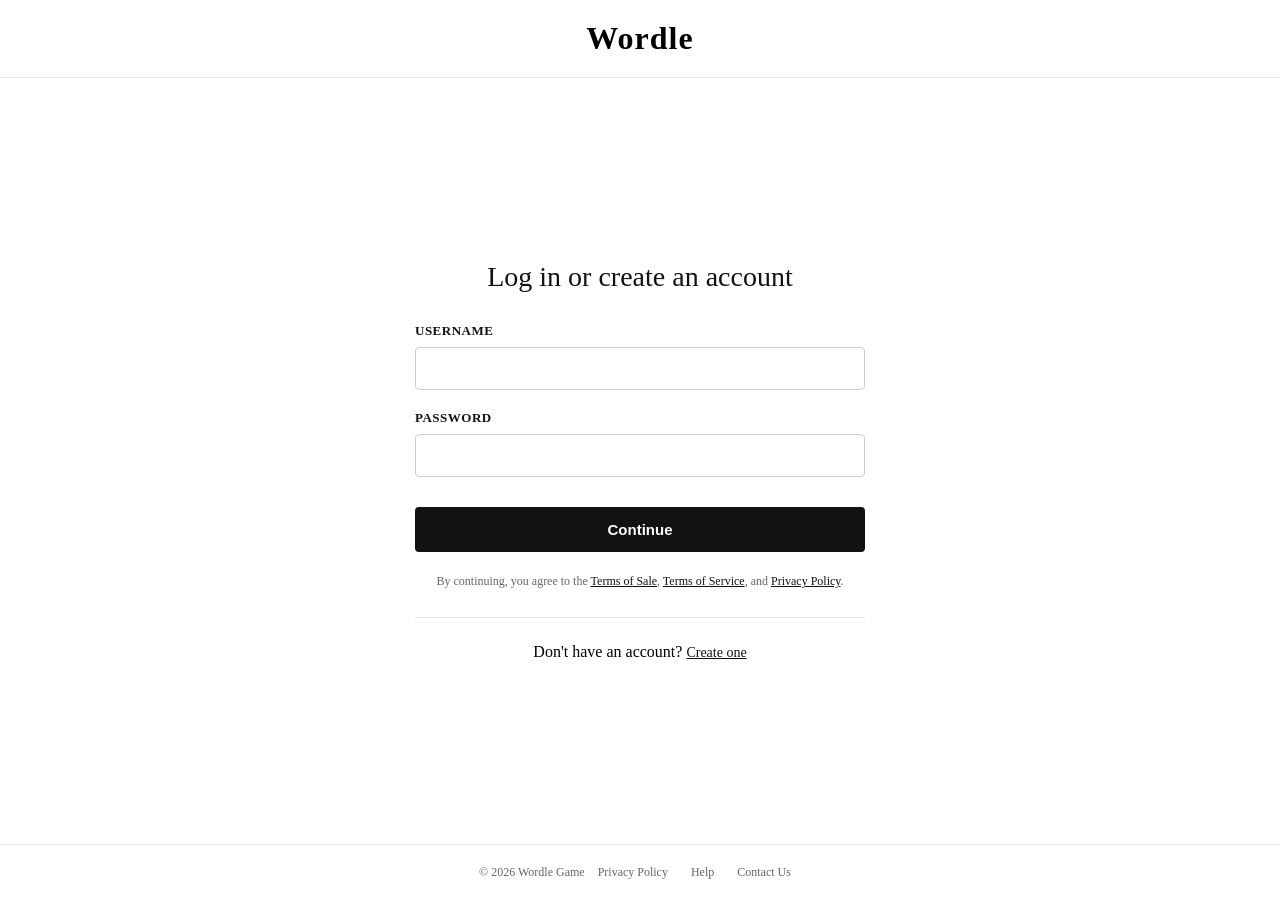
<file: wordle/src/main/resources/static/login.html>
<!DOCTYPE html>
<html lang="en">
<head>
    <meta charset="UTF-8">
    <meta name="viewport" content="width=device-width, initial-scale=1.0">
    <title>Login | Wordle</title>
    <style>
        * {
            margin: 0;
            padding: 0;
            box-sizing: border-box;
        }

        body {
            font-family: 'nyt-cheltenham', 'Georgia', serif;
            background: #fff;
            display: flex;
            flex-direction: column;
            min-height: 100vh;
        }

        .header {
            text-align: center;
            padding: 20px 0;
            border-bottom: 1px solid #e5e5e5;
        }

        .logo {
            font-family: 'Old English Text MT', 'Times New Roman', serif;
            font-size: 32px;
            font-weight: bold;
            letter-spacing: 1px;
            color: #000;
        }

        .container {
            flex: 1;
            display: flex;
            align-items: center;
            justify-content: center;
            padding: 40px 20px;
        }

        .auth-box {
            width: 100%;
            max-width: 450px;
        }

        h1 {
            font-size: 28px;
            font-weight: 500;
            text-align: center;
            margin-bottom: 30px;
            color: #121212;
        }

        .form-group {
            margin-bottom: 20px;
        }

        label {
            display: block;
            font-size: 13px;
            font-weight: 600;
            margin-bottom: 8px;
            color: #121212;
            text-transform: uppercase;
            letter-spacing: 0.5px;
        }

        input[type="text"],
        input[type="password"],
        input[type="email"] {
            width: 100%;
            padding: 12px 14px;
            font-size: 15px;
            border: 1px solid #ccc;
            border-radius: 4px;
            transition: border-color 0.2s;
            font-family: inherit;
        }

        input:focus {
            outline: none;
            border-color: #121212;
        }

        .btn-primary {
            width: 100%;
            padding: 14px;
            background: #121212;
            color: white;
            border: none;
            border-radius: 4px;
            font-size: 15px;
            font-weight: 600;
            cursor: pointer;
            transition: background 0.2s;
            margin-top: 10px;
        }

        .btn-primary:hover {
            background: #333;
        }

        .terms {
            text-align: center;
            font-size: 12px;
            color: #666;
            margin-top: 20px;
            line-height: 1.6;
        }

        .terms a {
            color: #121212;
            text-decoration: underline;
        }

        .switch-mode {
            text-align: center;
            margin-top: 25px;
            padding-top: 25px;
            border-top: 1px solid #e5e5e5;
        }

        .switch-mode a {
            color: #121212;
            text-decoration: underline;
            font-size: 14px;
            cursor: pointer;
        }

        .message {
            padding: 12px;
            margin-bottom: 20px;
            border-radius: 4px;
            font-size: 14px;
            text-align: center;
            display: none;
        }

        .message.error {
            background: #fee;
            color: #c00;
            border: 1px solid #fcc;
        }

        .message.success {
            background: #efe;
            color: #060;
            border: 1px solid #cfc;
        }

        .footer {
            text-align: center;
            padding: 20px;
            font-size: 12px;
            color: #666;
            border-top: 1px solid #e5e5e5;
        }

        .footer a {
            color: #666;
            margin: 0 10px;
            text-decoration: none;
        }

        .footer a:hover {
            text-decoration: underline;
        }

        #login-form,
        #register-form {
            display: none;
        }

        #login-form.active,
        #register-form.active {
            display: block;
        }
    </style>
</head>
<body>

<div class="header">
    <div class="logo">Wordle</div>
</div>

<div class="container">
    <div class="auth-box">
        <h1 id="form-title">Log in or create an account</h1>

        <div id="message" class="message"></div>

        <!-- LOGIN FORM -->
        <div id="login-form" class="active">
            <form onsubmit="handleLogin(event)">
                <div class="form-group">
                    <label for="login-username">Username</label>
                    <input type="text" id="login-username" required>
                </div>

                <div class="form-group">
                    <label for="login-password">Password</label>
                    <input type="password" id="login-password" required>
                </div>

                <button type="submit" class="btn-primary">Continue</button>
            </form>

            <div class="terms">
                By continuing, you agree to the <a href="/terms-of-sale">Terms of Sale</a>,
                <a href="/terms-of-service">Terms of Service</a>, and <a href="/privacy-policy">Privacy Policy</a>.
            </div>

            <div class="switch-mode">
                Don't have an account? <a onclick="switchToRegister()">Create one</a>
            </div>
        </div>

        <!-- REGISTER FORM -->
        <div id="register-form">
            <form onsubmit="handleRegister(event)">
                <div class="form-group">
                    <label for="register-username">Username</label>
                    <input type="text" id="register-username" required>
                </div>

                <div class="form-group">
                    <label for="register-password">Password</label>
                    <input type="password" id="register-password" required minlength="6">
                </div>

                <div class="form-group">
                    <label for="register-confirm">Confirm Password</label>
                    <input type="password" id="register-confirm" required>
                </div>

                <button type="submit" class="btn-primary">Create Account</button>
            </form>

            <div class="terms">
                By creating an account, you agree to the <a href="/terms-of-sale">Terms of Sale</a>,
                <a href="/terms-of-service">Terms of Service</a>, and <a href="/privacy-policy">Privacy Policy</a>.
            </div>

            <div class="switch-mode">
                Already have an account? <a onclick="switchToLogin()">Log in</a>
            </div>
        </div>
    </div>
</div>

<div class="footer">
    © 2026 Wordle Game
    <a href="/privacy-policy">Privacy Policy</a>
    <a href="/help">Help</a>
    <a href="/contact">Contact Us</a>
</div>

<script>
    const API = "/api/auth";

    function switchToRegister() {
        document.getElementById('login-form').classList.remove('active');
        document.getElementById('register-form').classList.add('active');
        document.getElementById('form-title').textContent = 'Create an account';
        hideMessage();
    }

    function switchToLogin() {
        document.getElementById('register-form').classList.remove('active');
        document.getElementById('login-form').classList.add('active');
        document.getElementById('form-title').textContent = 'Log in or create an account';
        hideMessage();
    }

    function showMessage(text, type) {
        const msg = document.getElementById('message');
        msg.textContent = text;
        msg.className = 'message ' + type;
        msg.style.display = 'block';
    }

    function hideMessage() {
        document.getElementById('message').style.display = 'none';
    }

    function storeSession(data) {
        localStorage.setItem('token', data.token);
        localStorage.setItem('user', data.username);
        localStorage.setItem('role', data.role || 'USER');
        localStorage.removeItem('gameInProgress');
    }

    function handleLogin(e) {
        e.preventDefault();

        const username = document.getElementById('login-username').value;
        const password = document.getElementById('login-password').value;

        fetch(API + "/login", {
            method: "POST",
            headers: { "Content-Type": "application/json" },
            body: JSON.stringify({ username, password })
        })
        .then(async r => ({ ok: r.ok, data: await r.json() }))
        .then(({ ok, data }) => {
            if (ok && data.success) {
                storeSession(data);
                showMessage("Login successful! Redirecting...", "success");
                setTimeout(() => window.location.href = "/game", 1000);
            } else {
                showMessage(data.message || "Login failed", "error");
            }
        })
        .catch(() => {
            showMessage("Server error. Please try again.", "error");
        });
    }

    function handleRegister(e) {
        e.preventDefault();

        const username = document.getElementById('register-username').value;
        const password = document.getElementById('register-password').value;
        const confirm = document.getElementById('register-confirm').value;

        if (password !== confirm) {
            showMessage("Passwords do not match!", "error");
            return;
        }

        fetch(API + "/register", {
            method: "POST",
            headers: { "Content-Type": "application/json" },
            body: JSON.stringify({ username, password })
        })
        .then(async r => ({ ok: r.ok, data: await r.json() }))
        .then(({ ok, data }) => {
            if (ok && data.success) {
                storeSession(data);
                showMessage("Account created! Redirecting...", "success");
                setTimeout(() => window.location.href = "/game", 1000);
            } else {
                showMessage(data.message || "Registration failed", "error");
            }
        })
        .catch(() => {
            showMessage("Server error. Please try again.", "error");
        });
    }
</script>

</body>
</html>
</file>
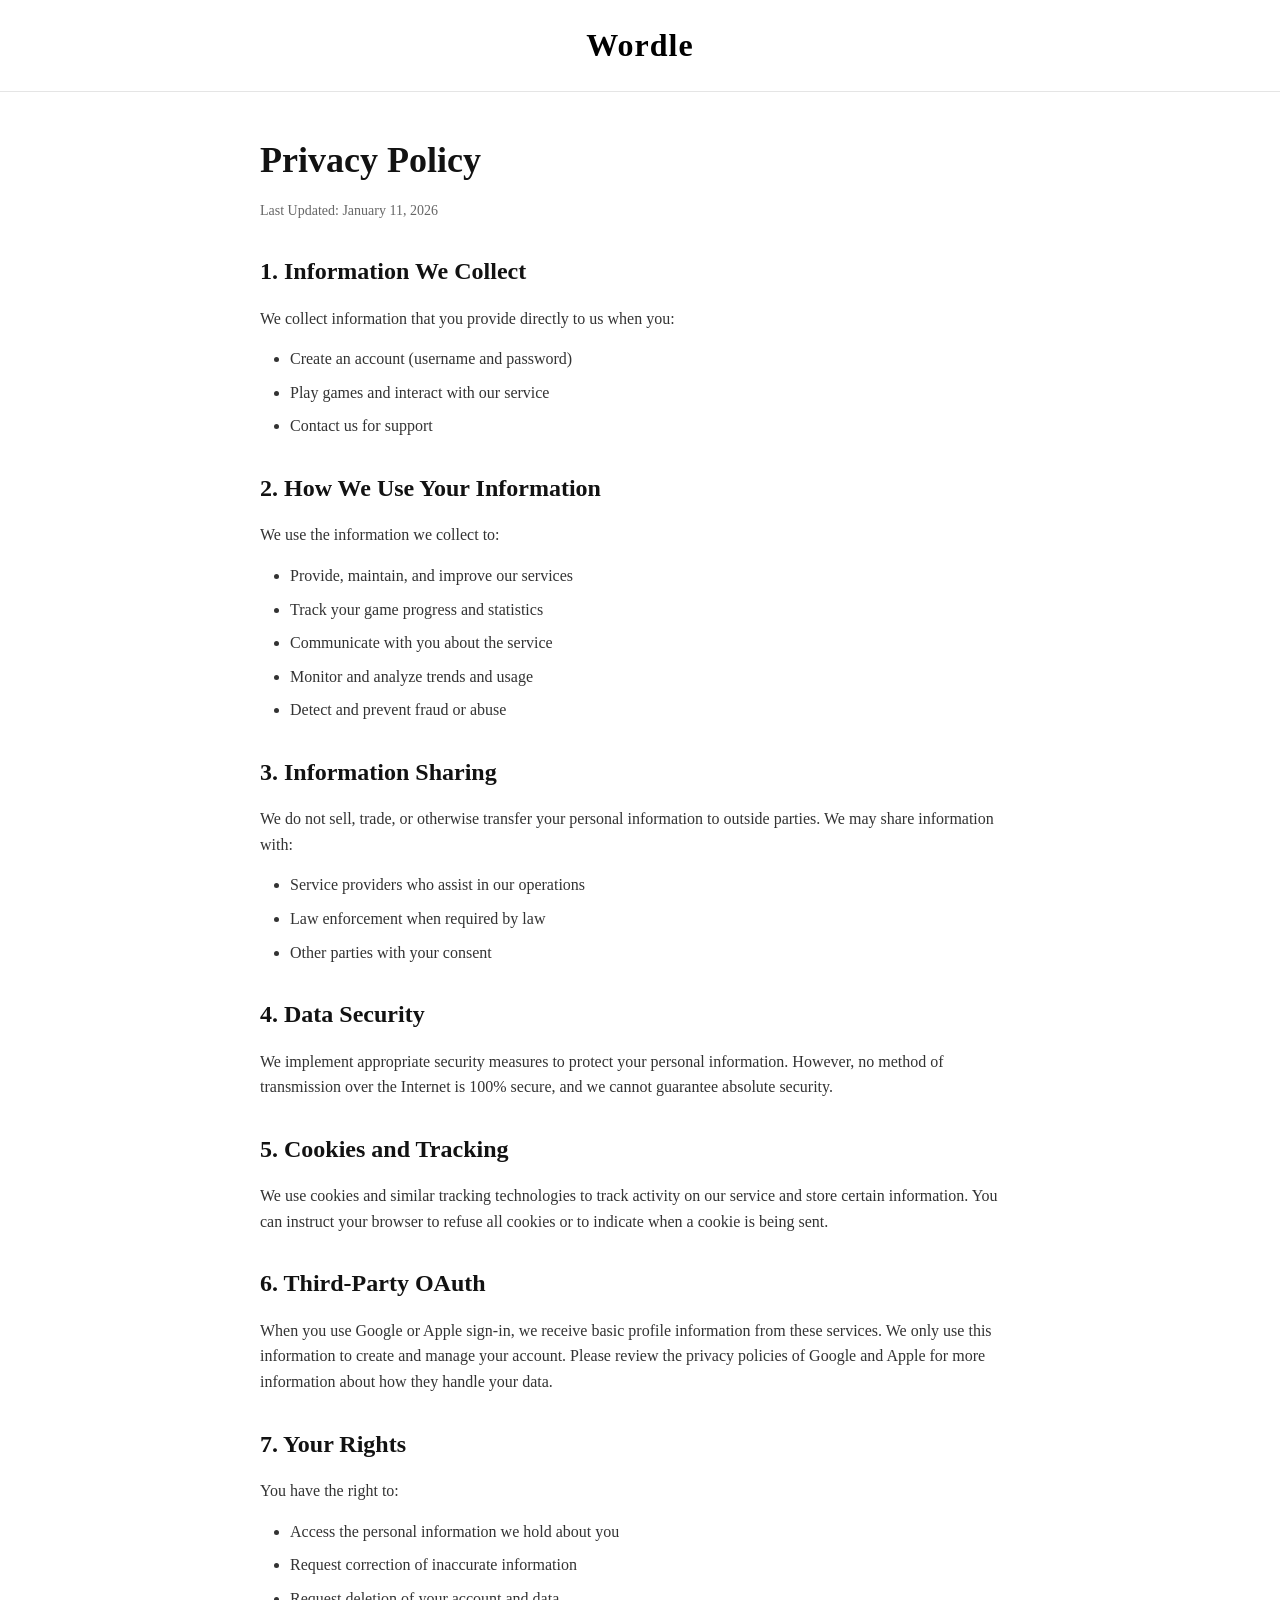
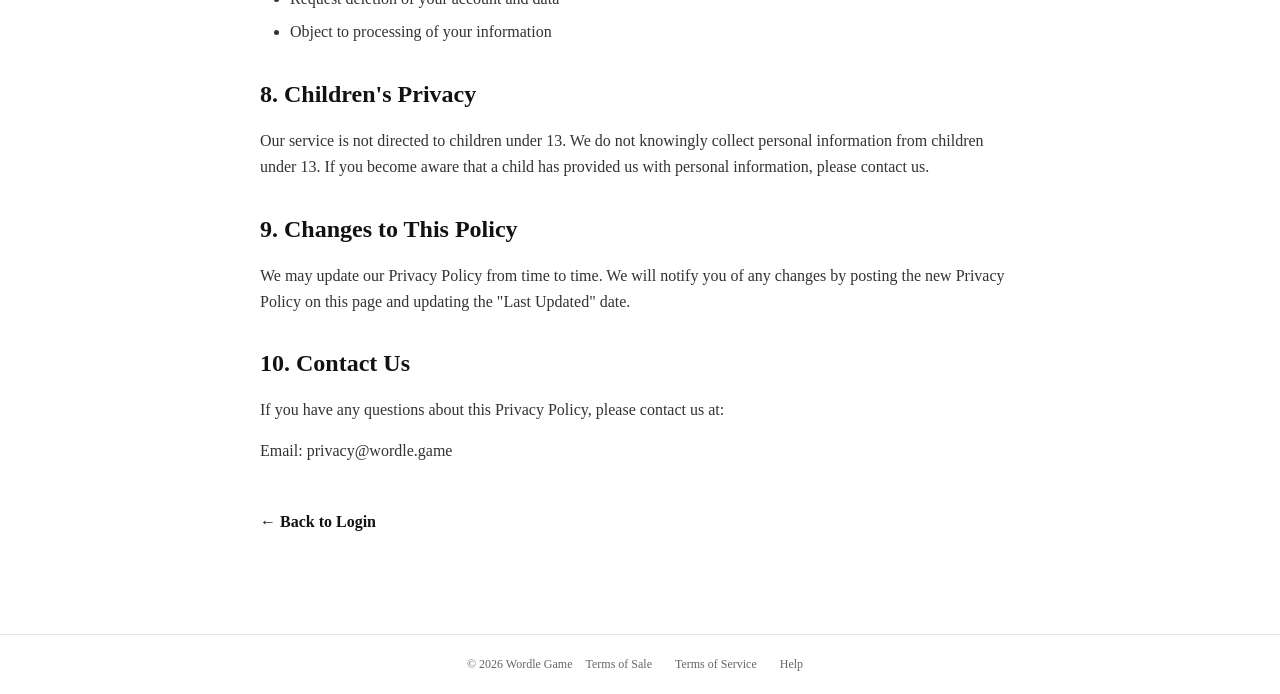
<file: wordle/src/main/resources/static/privacy-policy.html>
<!DOCTYPE html>
<html lang="en">
<head>
    <meta charset="UTF-8">
    <meta name="viewport" content="width=device-width, initial-scale=1.0">
    <title>Privacy Policy | Wordle</title>
    <style>
        * {
            margin: 0;
            padding: 0;
            box-sizing: border-box;
        }

        body {
            font-family: 'Georgia', serif;
            background: #fff;
            line-height: 1.6;
        }

        .header {
            text-align: center;
            padding: 20px 0;
            border-bottom: 1px solid #e5e5e5;
        }

        .logo {
            font-family: 'Old English Text MT', 'Times New Roman', serif;
            font-size: 32px;
            font-weight: bold;
            letter-spacing: 1px;
            color: #000;
            text-decoration: none;
        }

        .container {
            max-width: 800px;
            margin: 0 auto;
            padding: 40px 20px;
        }

        h1 {
            font-size: 36px;
            margin-bottom: 10px;
            color: #121212;
        }

        .last-updated {
            color: #666;
            font-size: 14px;
            margin-bottom: 30px;
        }

        h2 {
            font-size: 24px;
            margin-top: 30px;
            margin-bottom: 15px;
            color: #121212;
        }

        p {
            margin-bottom: 15px;
            color: #333;
        }

        ul {
            margin-left: 30px;
            margin-bottom: 15px;
        }

        li {
            margin-bottom: 8px;
            color: #333;
        }

        .back-link {
            display: inline-block;
            margin-top: 30px;
            color: #121212;
            text-decoration: none;
            font-weight: 600;
        }

        .back-link:hover {
            text-decoration: underline;
        }

        .footer {
            text-align: center;
            padding: 20px;
            font-size: 12px;
            color: #666;
            border-top: 1px solid #e5e5e5;
            margin-top: 60px;
        }

        .footer a {
            color: #666;
            margin: 0 10px;
            text-decoration: none;
        }

        .footer a:hover {
            text-decoration: underline;
        }
    </style>
</head>
<body>

<div class="header">
    <a href="/" class="logo">Wordle</a>
</div>

<div class="container">
    <h1>Privacy Policy</h1>
    <p class="last-updated">Last Updated: January 11, 2026</p>

    <h2>1. Information We Collect</h2>
    <p>We collect information that you provide directly to us when you:</p>
    <ul>
        <li>Create an account (username and password)</li>
        <li>Play games and interact with our service</li>
        <li>Contact us for support</li>
    </ul>

    <h2>2. How We Use Your Information</h2>
    <p>We use the information we collect to:</p>
    <ul>
        <li>Provide, maintain, and improve our services</li>
        <li>Track your game progress and statistics</li>
        <li>Communicate with you about the service</li>
        <li>Monitor and analyze trends and usage</li>
        <li>Detect and prevent fraud or abuse</li>
    </ul>

    <h2>3. Information Sharing</h2>
    <p>We do not sell, trade, or otherwise transfer your personal information to outside parties. We may share information with:</p>
    <ul>
        <li>Service providers who assist in our operations</li>
        <li>Law enforcement when required by law</li>
        <li>Other parties with your consent</li>
    </ul>

    <h2>4. Data Security</h2>
    <p>We implement appropriate security measures to protect your personal information. However, no method of transmission over the Internet is 100% secure, and we cannot guarantee absolute security.</p>

    <h2>5. Cookies and Tracking</h2>
    <p>We use cookies and similar tracking technologies to track activity on our service and store certain information. You can instruct your browser to refuse all cookies or to indicate when a cookie is being sent.</p>

    <h2>6. Third-Party OAuth</h2>
    <p>When you use Google or Apple sign-in, we receive basic profile information from these services. We only use this information to create and manage your account. Please review the privacy policies of Google and Apple for more information about how they handle your data.</p>

    <h2>7. Your Rights</h2>
    <p>You have the right to:</p>
    <ul>
        <li>Access the personal information we hold about you</li>
        <li>Request correction of inaccurate information</li>
        <li>Request deletion of your account and data</li>
        <li>Object to processing of your information</li>
    </ul>

    <h2>8. Children's Privacy</h2>
    <p>Our service is not directed to children under 13. We do not knowingly collect personal information from children under 13. If you become aware that a child has provided us with personal information, please contact us.</p>

    <h2>9. Changes to This Policy</h2>
    <p>We may update our Privacy Policy from time to time. We will notify you of any changes by posting the new Privacy Policy on this page and updating the "Last Updated" date.</p>

    <h2>10. Contact Us</h2>
    <p>If you have any questions about this Privacy Policy, please contact us at:</p>
    <p>Email: privacy@wordle.game</p>

    <a href="#" class="back-link" id="backLink">← Back</a>
</div>

<div class="footer">
    © 2026 Wordle Game
    <a href="/terms-of-sale">Terms of Sale</a>
    <a href="/terms-of-service">Terms of Service</a>
    <a href="/help">Help</a>
</div>

<script>
    // Set back link based on login status
    const user = localStorage.getItem('user');
    const backLink = document.getElementById('backLink');

    if (user) {
        backLink.href = '/game';
        backLink.textContent = '← Back to Game';
    } else {
        backLink.href = '/login';
        backLink.textContent = '← Back to Login';
    }
</script>

</body>
</html>
</file>
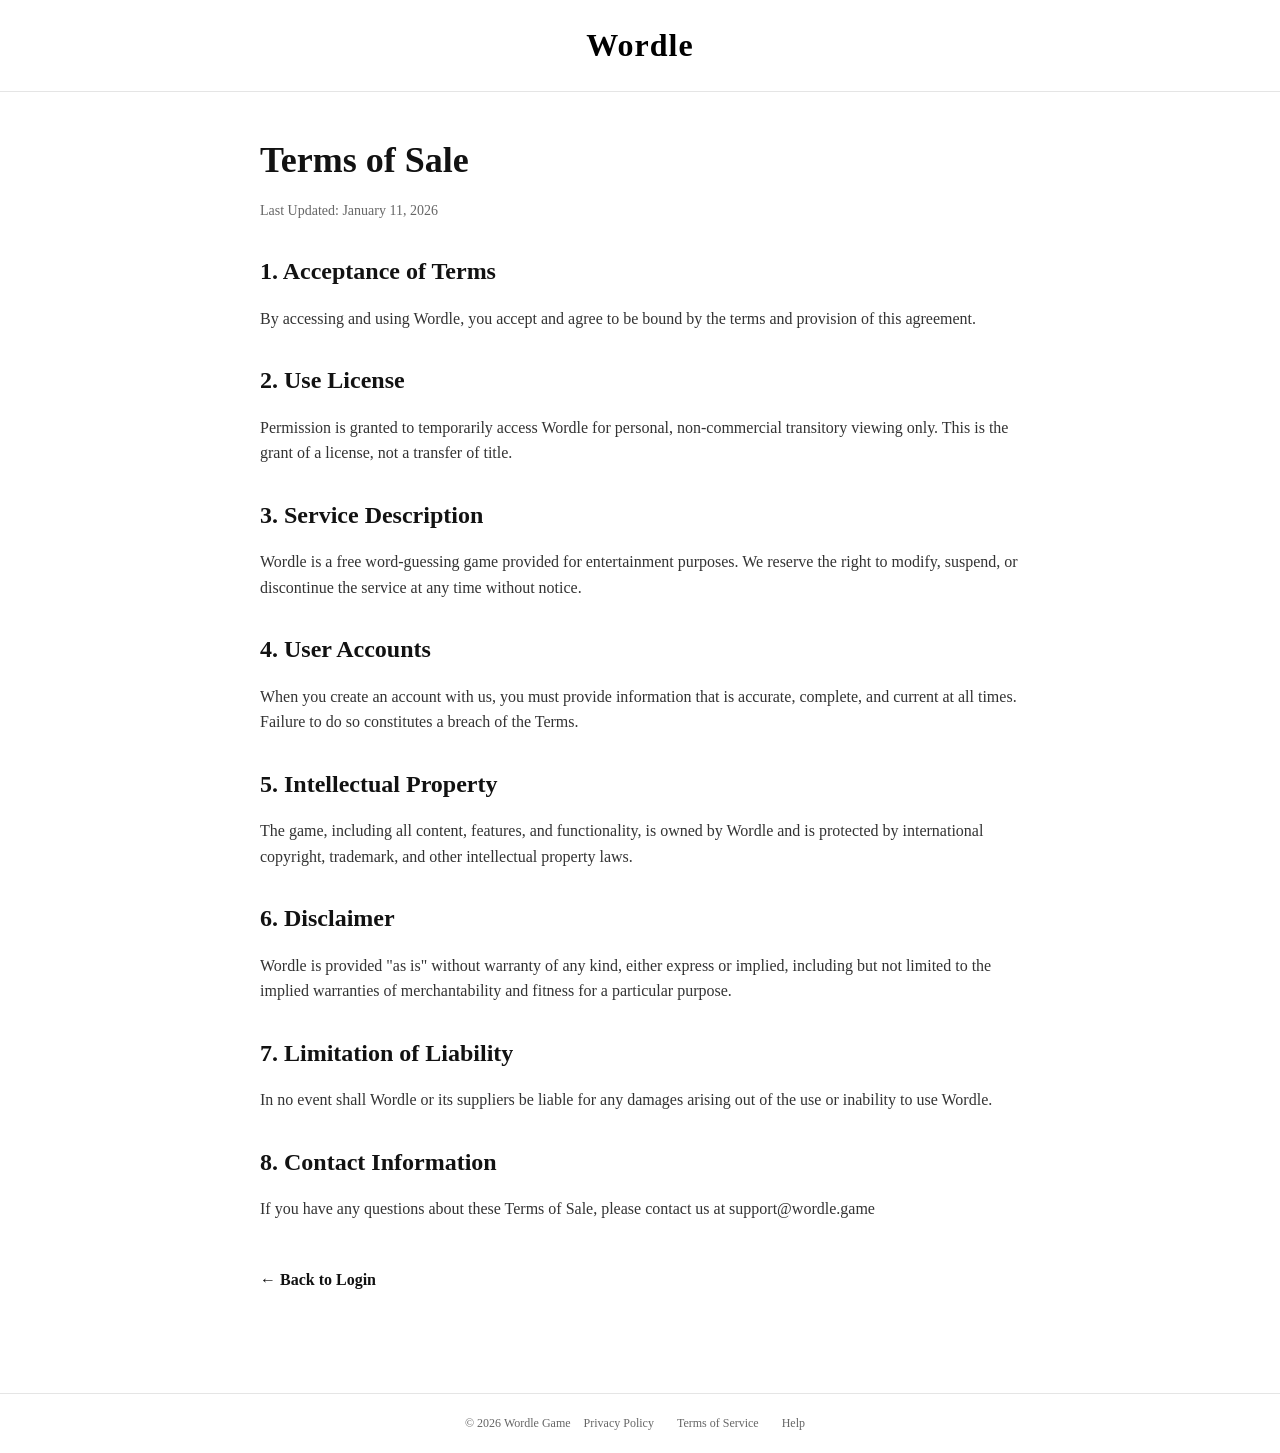
<file: wordle/src/main/resources/static/terms-of-sale.html>
<!DOCTYPE html>
<html lang="en">
<head>
    <meta charset="UTF-8">
    <meta name="viewport" content="width=device-width, initial-scale=1.0">
    <title>Terms of Sale | Wordle</title>
    <style>
        * {
            margin: 0;
            padding: 0;
            box-sizing: border-box;
        }

        body {
            font-family: 'Georgia', serif;
            background: #fff;
            line-height: 1.6;
        }

        .header {
            text-align: center;
            padding: 20px 0;
            border-bottom: 1px solid #e5e5e5;
        }

        .logo {
            font-family: 'Old English Text MT', 'Times New Roman', serif;
            font-size: 32px;
            font-weight: bold;
            letter-spacing: 1px;
            color: #000;
            text-decoration: none;
        }

        .container {
            max-width: 800px;
            margin: 0 auto;
            padding: 40px 20px;
        }

        h1 {
            font-size: 36px;
            margin-bottom: 10px;
            color: #121212;
        }

        .last-updated {
            color: #666;
            font-size: 14px;
            margin-bottom: 30px;
        }

        h2 {
            font-size: 24px;
            margin-top: 30px;
            margin-bottom: 15px;
            color: #121212;
        }

        p {
            margin-bottom: 15px;
            color: #333;
        }

        .back-link {
            display: inline-block;
            margin-top: 30px;
            color: #121212;
            text-decoration: none;
            font-weight: 600;
        }

        .back-link:hover {
            text-decoration: underline;
        }

        .footer {
            text-align: center;
            padding: 20px;
            font-size: 12px;
            color: #666;
            border-top: 1px solid #e5e5e5;
            margin-top: 60px;
        }

        .footer a {
            color: #666;
            margin: 0 10px;
            text-decoration: none;
        }

        .footer a:hover {
            text-decoration: underline;
        }
    </style>
</head>
<body>

<div class="header">
    <a href="/" class="logo">Wordle</a>
</div>

<div class="container">
    <h1>Terms of Sale</h1>
    <p class="last-updated">Last Updated: January 11, 2026</p>

    <h2>1. Acceptance of Terms</h2>
    <p>By accessing and using Wordle, you accept and agree to be bound by the terms and provision of this agreement.</p>

    <h2>2. Use License</h2>
    <p>Permission is granted to temporarily access Wordle for personal, non-commercial transitory viewing only. This is the grant of a license, not a transfer of title.</p>

    <h2>3. Service Description</h2>
    <p>Wordle is a free word-guessing game provided for entertainment purposes. We reserve the right to modify, suspend, or discontinue the service at any time without notice.</p>

    <h2>4. User Accounts</h2>
    <p>When you create an account with us, you must provide information that is accurate, complete, and current at all times. Failure to do so constitutes a breach of the Terms.</p>

    <h2>5. Intellectual Property</h2>
    <p>The game, including all content, features, and functionality, is owned by Wordle and is protected by international copyright, trademark, and other intellectual property laws.</p>

    <h2>6. Disclaimer</h2>
    <p>Wordle is provided "as is" without warranty of any kind, either express or implied, including but not limited to the implied warranties of merchantability and fitness for a particular purpose.</p>

    <h2>7. Limitation of Liability</h2>
    <p>In no event shall Wordle or its suppliers be liable for any damages arising out of the use or inability to use Wordle.</p>

    <h2>8. Contact Information</h2>
    <p>If you have any questions about these Terms of Sale, please contact us at support@wordle.game</p>

    <a href="#" class="back-link" id="backLink">← Back</a>
</div>

<div class="footer">
    © 2026 Wordle Game
    <a href="/privacy-policy">Privacy Policy</a>
    <a href="/terms-of-service">Terms of Service</a>
    <a href="/help">Help</a>
</div>

<script>
    // Set back link based on login status
    const user = localStorage.getItem('user');
    const backLink = document.getElementById('backLink');

    if (user) {
        backLink.href = '/game';
        backLink.textContent = '← Back to Game';
    } else {
        backLink.href = '/login';
        backLink.textContent = '← Back to Login';
    }
</script>

</body>
</html>
</file>
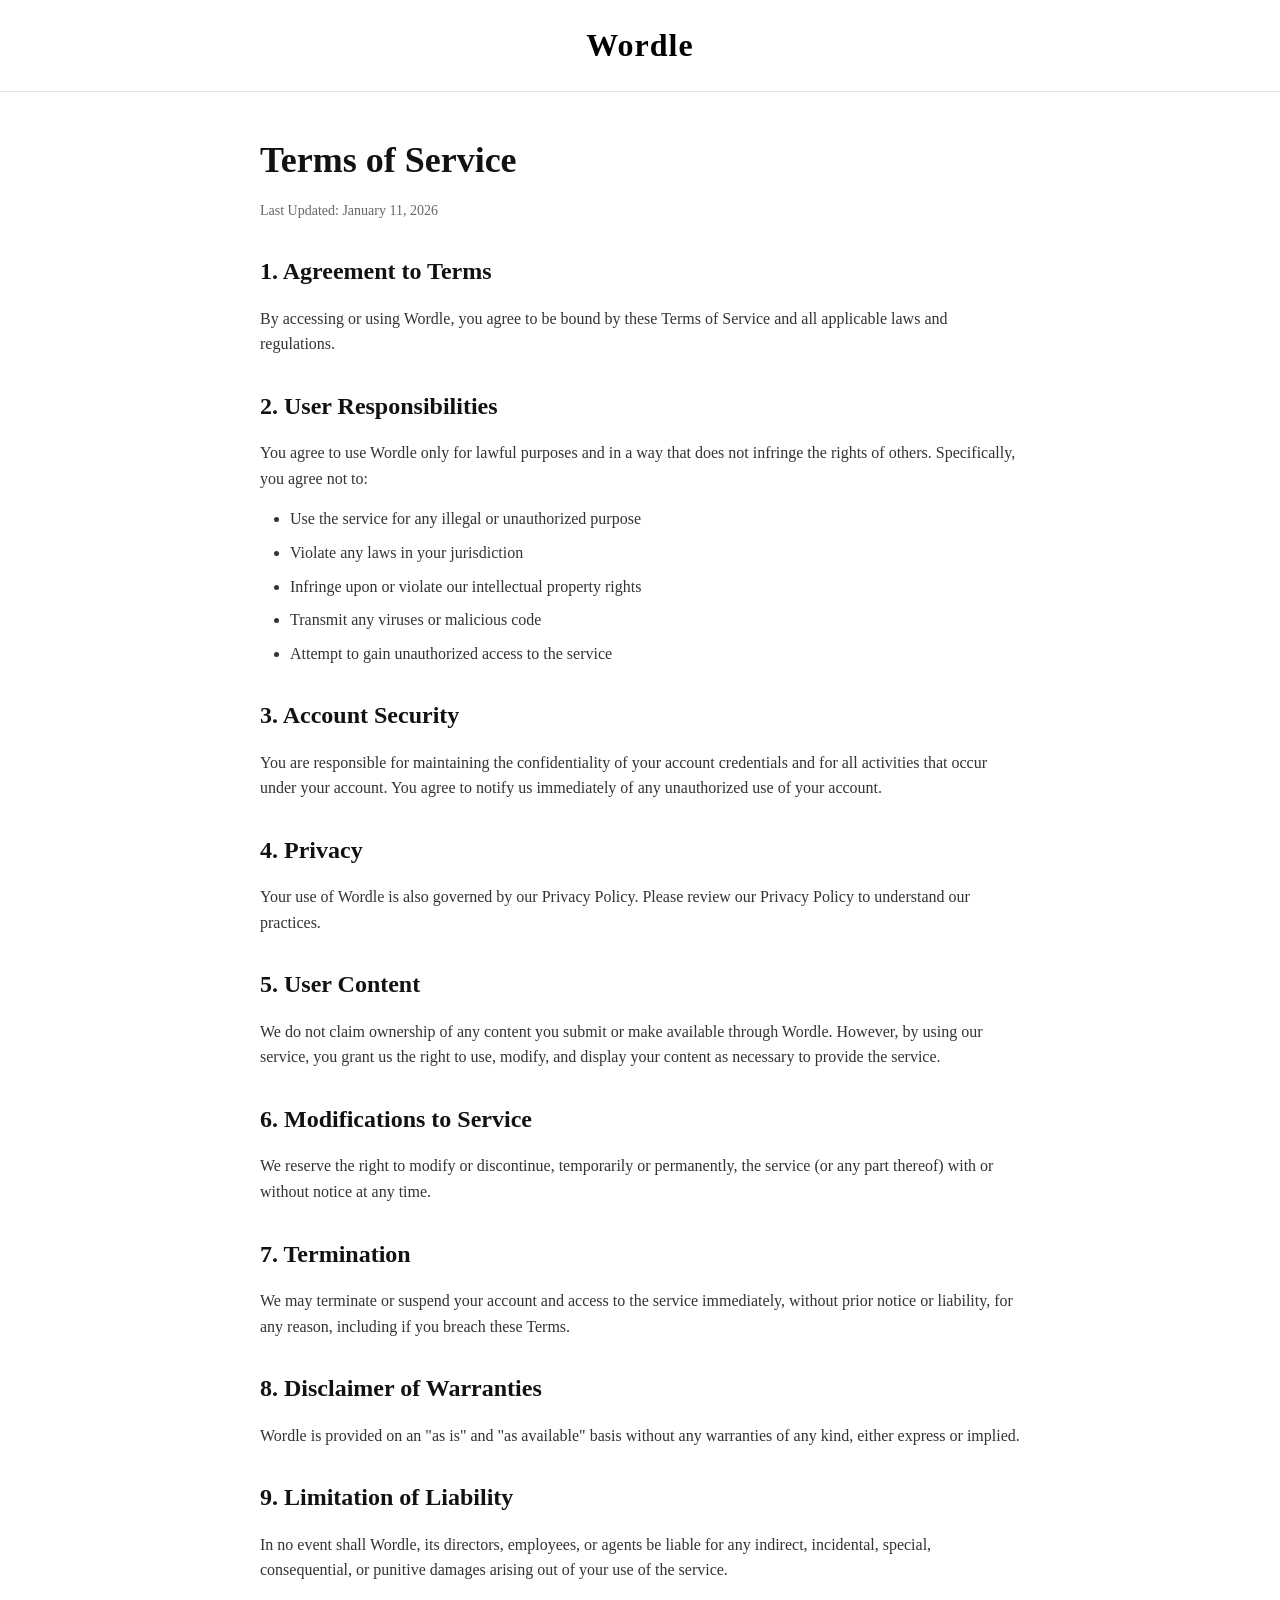
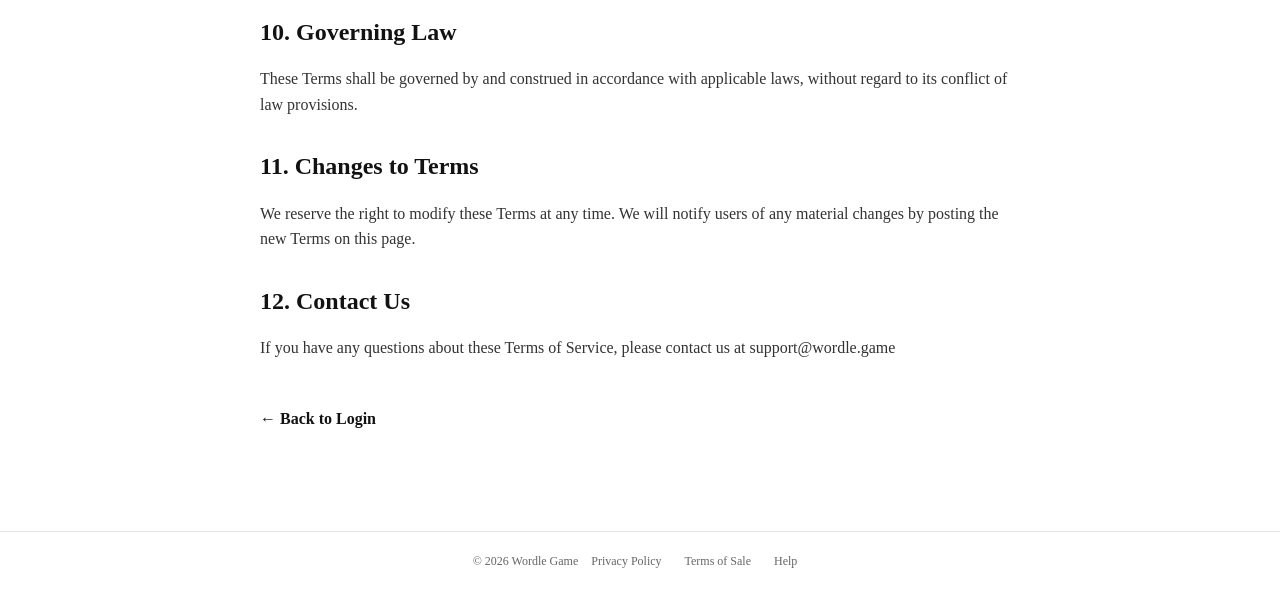
<file: wordle/src/main/resources/static/terms-of-service.html>
<!DOCTYPE html>
<html lang="en">
<head>
    <meta charset="UTF-8">
    <meta name="viewport" content="width=device-width, initial-scale=1.0">
    <title>Terms of Service | Wordle</title>
    <style>
        * {
            margin: 0;
            padding: 0;
            box-sizing: border-box;
        }

        body {
            font-family: 'Georgia', serif;
            background: #fff;
            line-height: 1.6;
        }

        .header {
            text-align: center;
            padding: 20px 0;
            border-bottom: 1px solid #e5e5e5;
        }

        .logo {
            font-family: 'Old English Text MT', 'Times New Roman', serif;
            font-size: 32px;
            font-weight: bold;
            letter-spacing: 1px;
            color: #000;
            text-decoration: none;
        }

        .container {
            max-width: 800px;
            margin: 0 auto;
            padding: 40px 20px;
        }

        h1 {
            font-size: 36px;
            margin-bottom: 10px;
            color: #121212;
        }

        .last-updated {
            color: #666;
            font-size: 14px;
            margin-bottom: 30px;
        }

        h2 {
            font-size: 24px;
            margin-top: 30px;
            margin-bottom: 15px;
            color: #121212;
        }

        p {
            margin-bottom: 15px;
            color: #333;
        }

        ul {
            margin-left: 30px;
            margin-bottom: 15px;
        }

        li {
            margin-bottom: 8px;
            color: #333;
        }

        .back-link {
            display: inline-block;
            margin-top: 30px;
            color: #121212;
            text-decoration: none;
            font-weight: 600;
        }

        .back-link:hover {
            text-decoration: underline;
        }

        .footer {
            text-align: center;
            padding: 20px;
            font-size: 12px;
            color: #666;
            border-top: 1px solid #e5e5e5;
            margin-top: 60px;
        }

        .footer a {
            color: #666;
            margin: 0 10px;
            text-decoration: none;
        }

        .footer a:hover {
            text-decoration: underline;
        }
    </style>
</head>
<body>

<div class="header">
    <a href="/" class="logo">Wordle</a>
</div>

<div class="container">
    <h1>Terms of Service</h1>
    <p class="last-updated">Last Updated: January 11, 2026</p>

    <h2>1. Agreement to Terms</h2>
    <p>By accessing or using Wordle, you agree to be bound by these Terms of Service and all applicable laws and regulations.</p>

    <h2>2. User Responsibilities</h2>
    <p>You agree to use Wordle only for lawful purposes and in a way that does not infringe the rights of others. Specifically, you agree not to:</p>
    <ul>
        <li>Use the service for any illegal or unauthorized purpose</li>
        <li>Violate any laws in your jurisdiction</li>
        <li>Infringe upon or violate our intellectual property rights</li>
        <li>Transmit any viruses or malicious code</li>
        <li>Attempt to gain unauthorized access to the service</li>
    </ul>

    <h2>3. Account Security</h2>
    <p>You are responsible for maintaining the confidentiality of your account credentials and for all activities that occur under your account. You agree to notify us immediately of any unauthorized use of your account.</p>

    <h2>4. Privacy</h2>
    <p>Your use of Wordle is also governed by our Privacy Policy. Please review our Privacy Policy to understand our practices.</p>

    <h2>5. User Content</h2>
    <p>We do not claim ownership of any content you submit or make available through Wordle. However, by using our service, you grant us the right to use, modify, and display your content as necessary to provide the service.</p>

    <h2>6. Modifications to Service</h2>
    <p>We reserve the right to modify or discontinue, temporarily or permanently, the service (or any part thereof) with or without notice at any time.</p>

    <h2>7. Termination</h2>
    <p>We may terminate or suspend your account and access to the service immediately, without prior notice or liability, for any reason, including if you breach these Terms.</p>

    <h2>8. Disclaimer of Warranties</h2>
    <p>Wordle is provided on an "as is" and "as available" basis without any warranties of any kind, either express or implied.</p>

    <h2>9. Limitation of Liability</h2>
    <p>In no event shall Wordle, its directors, employees, or agents be liable for any indirect, incidental, special, consequential, or punitive damages arising out of your use of the service.</p>

    <h2>10. Governing Law</h2>
    <p>These Terms shall be governed by and construed in accordance with applicable laws, without regard to its conflict of law provisions.</p>

    <h2>11. Changes to Terms</h2>
    <p>We reserve the right to modify these Terms at any time. We will notify users of any material changes by posting the new Terms on this page.</p>

    <h2>12. Contact Us</h2>
    <p>If you have any questions about these Terms of Service, please contact us at support@wordle.game</p>

    <a href="#" class="back-link" id="backLink">← Back</a>
</div>

<div class="footer">
    © 2026 Wordle Game
    <a href="/privacy-policy">Privacy Policy</a>
    <a href="/terms-of-sale">Terms of Sale</a>
    <a href="/help">Help</a>
</div>

<script>
    // Set back link based on login status
    const user = localStorage.getItem('user');
    const backLink = document.getElementById('backLink');

    if (user) {
        backLink.href = '/game';
        backLink.textContent = '← Back to Game';
    } else {
        backLink.href = '/login';
        backLink.textContent = '← Back to Login';
    }
</script>

</body>
</html>
</file>
<file: wordle/src/main/resources/static/style.css>
/* ============================================================
   WORDLE — style.css
   Mobile-first, fully responsive
   ============================================================ */

/* ---------- RESET ---------- */
*, *::before, *::after {
  box-sizing: border-box;
  margin: 0;
  padding: 0;
  -webkit-tap-highlight-color: transparent; /* remove tap flash on mobile */
}

/* ---------- BASE BODY ---------- */
body {
  font-family: Arial, sans-serif;
  background: #ffffff;
  display: flex;
  flex-direction: column;
  align-items: center;
  min-height: 100vh;
  overflow-x: hidden;
  /* leave room for the sticky header */
  padding-top: 0;
}

/* ============================================================
   HEADER
   ============================================================ */
.game-header {
  display: flex;
  justify-content: space-between;
  align-items: center;
  padding: 10px 12px;
  border-bottom: 1px solid #d3d6da;
  background: white;
  position: sticky;
  top: 0;
  z-index: 1000;
  width: 100%;
}

.header-left,
.header-right {
  display: flex;
  gap: 4px;
  align-items: center;
  min-width: 80px;
}

.header-left  { justify-content: flex-start; }
.header-right { justify-content: flex-end; }

.header-center {
  position: absolute;
  left: 50%;
  transform: translateX(-50%);
  display: flex;
  justify-content: center;
  align-items: center;
}

/* Animated Wordle Logo */
.wordle-logo {
  display: flex;
  gap: 3px;
}

.logo-tile {
  width: 30px;
  height: 30px;
  border: 2px solid #d3d6da;
  display: flex;
  align-items: center;
  justify-content: center;
  font-size: 14px;
  font-weight: bold;
  color: white;
  animation: flip 4s infinite ease-in-out;
  transform-style: preserve-3d;
  cursor: pointer;
  border-radius: 2px;
}

.wordle-logo:hover .logo-tile { animation-play-state: paused; }

.logo-tile:nth-child(1) { animation-delay: 0s;    background: #6aaa64; }
.logo-tile:nth-child(2) { animation-delay: 0.5s;  background: #c9b458; }
.logo-tile:nth-child(3) { animation-delay: 1s;    background: #6aaa64; }
.logo-tile:nth-child(4) { animation-delay: 1.5s;  background: #c9b458; }
.logo-tile:nth-child(5) { animation-delay: 2s;    background: #6aaa64; }
.logo-tile:nth-child(6) { animation-delay: 2.5s;  background: #787c7e; }

@keyframes flip {
  0%, 100% { transform: rotateX(0deg); }
  50%       { transform: rotateX(180deg); }
}

/* Icon buttons */
.icon-btn {
  width: 34px;
  height: 34px;
  border: none;
  background: none;
  cursor: pointer;
  display: flex;
  align-items: center;
  justify-content: center;
  border-radius: 4px;
  transition: background 0.2s;
  padding: 0;
}

.icon-btn:hover { background: #f0f0f0; }

.icon-btn svg {
  width: 22px;
  height: 22px;
}

.icon-btn.hint-btn {
  background: #f9f9f9;
  border: 1px solid #d3d6da;
}

.icon-btn.hint-btn:hover { background: #e8e8e8; }

/* ============================================================
   TOP CONTROLS
   ============================================================ */
#top-controls {
  display: flex;
  justify-content: center;
  align-items: center;
  gap: 12px;
  margin: 14px auto 10px;
  padding: 0 16px;
  width: 100%;
  flex-wrap: wrap;
}

#change-mode {
  padding: 8px 16px;
  font-weight: bold;
  font-size: 14px;
  cursor: pointer;
  border-radius: 4px;
  border: 1px solid #ccc;
  background: white;
}

#timer {
  font-weight: bold;
  font-size: 16px;
  color: #121212;
}

/* ============================================================
   BOARD
   ============================================================ */
#board {
  display: grid;
  grid-template-rows: repeat(6, 1fr);
  gap: 5px;
  margin: 10px auto;
  perspective: 800px;

  /* Dynamic sizing: fills available width on mobile */
  width: min(calc(100vw - 32px), 330px);
  aspect-ratio: 5 / 6;  /* keep tiles square at any size */
}

.row {
  display: grid;
  grid-template-columns: repeat(5, 1fr);
  gap: 5px;
}

.tile {
  border: 2px solid #d3d6da;
  font-size: clamp(18px, 5vw, 32px);
  font-weight: bold;
  display: flex;
  align-items: center;
  justify-content: center;
  background: white;
  text-transform: uppercase;
  transform-style: preserve-3d;
  backface-visibility: hidden;
  /* tiles are fully square due to aspect-ratio on board */
  aspect-ratio: 1;
  width: 100%;
}

/* Tile colors */
.green  { background: #6aaa64; color: white; border-color: #6aaa64; }
.yellow { background: #c9b458; color: white; border-color: #c9b458; }
.gray   { background: #787c7e; color: white; border-color: #787c7e; }

/* ============================================================
   KEYBOARD
   ============================================================ */
#keyboard {
  width: 100%;
  max-width: 500px;
  margin: 8px auto 16px;
  padding: 0 8px;
  user-select: none;
}

.keyboard-row {
  display: flex;
  justify-content: center;
  gap: 4px;
  margin-bottom: 6px;
}

.key {
  height: 54px;
  min-width: 0;
  flex: 1;
  max-width: 42px;
  background: #d3d6da;
  cursor: pointer;
  font-weight: bold;
  font-size: 13px;
  border-radius: 4px;
  display: flex;
  align-items: center;
  justify-content: center;
  border: none;
  transition: background 0.1s, transform 0.1s;
  touch-action: manipulation; /* prevent double-tap zoom on mobile */
}

.key:active { transform: scale(0.95); }

.key.wide {
  flex: 1.5;
  max-width: 65px;
  font-size: 11px;
}

.key.green  { background: #6aaa64; color: white; }
.key.yellow { background: #c9b458; color: white; }
.key.gray   { background: #787c7e; color: white; }

/* ============================================================
   TOAST
   ============================================================ */
#toast {
  position: fixed;
  top: 70px;
  left: 50%;
  transform: translateX(-50%);
  background: #121213;
  color: white;
  padding: 10px 18px;
  border-radius: 4px;
  font-weight: bold;
  font-size: 14px;
  opacity: 0;
  transition: opacity 0.3s ease;
  z-index: 5000;
  pointer-events: none;
  white-space: nowrap;
  max-width: 90vw;
  text-align: center;
}

#toast.show { opacity: 1; }

/* ============================================================
   MODALS (mode select + win)
   ============================================================ */
#mode-modal {
  position: fixed;
  inset: 0;
  background: rgba(0,0,0,0.45);
  display: flex;
  align-items: center;
  justify-content: center;
  z-index: 2000;
  padding: 16px;
}

#mode-box {
  background: white;
  padding: 24px 20px;
  border-radius: 10px;
  box-shadow: 0 10px 30px rgba(0,0,0,0.3);
  text-align: center;
  width: 100%;
  max-width: 320px;
}

#mode-box h2 {
  font-size: 20px;
  margin-bottom: 16px;
}

#mode-box button {
  display: block;
  width: 100%;
  margin: 8px 0;
  padding: 13px;
  font-weight: bold;
  font-size: 14px;
  cursor: pointer;
  border: none;
  border-radius: 6px;
  background: #6aaa64;
  color: white;
  transition: background 0.2s, opacity 0.2s;
}

#mode-box button:hover:not([style*="not-allowed"]) {
  background: #538d4e;
}

/* ============================================================
   MENU MODAL (slide-in from left)
   ============================================================ */
.menu-modal {
  position: fixed;
  inset: 0;
  background: rgba(0,0,0,0.5);
  display: none;
  z-index: 3000;
}

.menu-modal.active { display: block; }

.menu-content {
  position: absolute;
  top: 0;
  left: 0;
  width: 260px;
  height: 100%;
  background: white;
  box-shadow: 2px 0 8px rgba(0,0,0,0.15);
  animation: slideIn 0.25s ease;
  overflow-y: auto;
}

@keyframes slideIn {
  from { transform: translateX(-100%); }
  to   { transform: translateX(0); }
}

.menu-header {
  display: flex;
  justify-content: space-between;
  align-items: center;
  padding: 14px 16px;
  border-bottom: 1px solid #e0e0e0;
}

.menu-header h2 { margin: 0; font-size: 18px; }

.close-btn {
  background: none;
  border: none;
  font-size: 26px;
  cursor: pointer;
  color: #666;
  line-height: 1;
  width: 30px;
  height: 30px;
  display: flex;
  align-items: center;
  justify-content: center;
}

.menu-items { padding: 6px 0; }

.menu-item {
  display: flex;
  align-items: center;
  padding: 13px 18px;
  cursor: pointer;
  transition: background 0.15s;
  text-decoration: none;
  color: #121212;
  font-size: 15px;
}

.menu-item:hover { background: #f5f5f5; }

.menu-item svg {
  width: 20px;
  height: 20px;
  margin-right: 12px;
  flex-shrink: 0;
}

.menu-divider {
  height: 1px;
  background: #e0e0e0;
  margin: 6px 0;
}

.user-info-menu {
  padding: 14px 18px;
  background: #f9f9f9;
  border-bottom: 1px solid #e0e0e0;
  font-size: 14px;
}

.user-info-menu strong { color: #6aaa64; }

/* ============================================================
   HELP MODAL
   ============================================================ */
.help-modal {
  position: fixed;
  inset: 0;
  background: rgba(0,0,0,0.5);
  display: none;
  align-items: center;
  justify-content: center;
  z-index: 4000;
  padding: 16px;
}

.help-modal.active { display: flex; }

.help-content {
  background: white;
  padding: 28px 22px;
  border-radius: 8px;
  width: 100%;
  max-width: 460px;
  max-height: 85vh;
  overflow-y: auto;
  position: relative;
}

.help-content h2 {
  margin-top: 0;
  font-size: 20px;
}

/* ============================================================
   TILE ANIMATIONS
   ============================================================ */
@keyframes flip-in {
  0%   { transform: rotateX(0deg); }
  50%  { transform: rotateX(-90deg); }
  100% { transform: rotateX(0deg); }
}

.tile.flip {
  animation: flip-in 0.5s ease;
}

@keyframes shake {
  0%,100%                         { transform: translateX(0); }
  10%,30%,50%,70%,90%             { transform: translateX(-4px); }
  20%,40%,60%,80%                 { transform: translateX(4px); }
}

.row.shake { animation: shake 0.5s ease; }

/* ============================================================
   DESKTOP OVERRIDES (≥ 600px)
   ============================================================ */
@media (min-width: 600px) {
  .game-header {
    padding: 12px 20px;
  }

  .header-left,
  .header-right {
    gap: 8px;
    min-width: 160px;
  }

  .icon-btn {
    width: 40px;
    height: 40px;
  }

  .icon-btn svg {
    width: 24px;
    height: 24px;
  }

  .logo-tile {
    width: 40px;
    height: 40px;
    font-size: 20px;
  }

  .wordle-logo { gap: 4px; }

  #board {
    width: 330px;
    gap: 8px;
  }

  .row { gap: 8px; }

  .tile {
    font-size: 32px;
  }

  #keyboard {
    max-width: 500px;
    margin: 12px auto 20px;
  }

  .keyboard-row {
    gap: 6px;
    margin-bottom: 8px;
  }

  .key {
    height: 58px;
    max-width: 44px;
    font-size: 14px;
  }

  .key.wide {
    max-width: 68px;
    font-size: 12px;
  }

  #top-controls {
    gap: 16px;
    margin: 18px auto 14px;
  }

  #change-mode {
    padding: 8px 18px;
    font-size: 15px;
  }

  #timer { font-size: 18px; }

  #mode-box,
  #win-box {
    padding: 28px 36px;
    max-width: 360px;
  }

  #toast {
    font-size: 16px;
    padding: 12px 22px;
  }
}

/* ============================================================
   LARGE DESKTOP (≥ 900px)
   ============================================================ */
@media (min-width: 900px) {
  .header-left,
  .header-right {
    min-width: 200px;
  }
}


/* ============================================================
   SUDDEN DEATH HINT SLIDE-UP ANIMATION
   ============================================================ */
@keyframes hintSlideUp {
  from {
    opacity: 0;
    transform: translateX(-50%) translateY(20px);
  }
  to {
    opacity: 1;
    transform: translateX(-50%) translateY(0);
  }
}

/* ============================================================
   HINT BANNER (bottom of game page)
   ============================================================ */
.hint-banner {
  background: linear-gradient(135deg, #667eea 0%, #764ba2 100%);
  color: white;
  padding: 12px 20px;
  font-size: 14px;
  line-height: 1.5;
  text-align: center;
  box-shadow: 0 -3px 10px rgba(0,0,0,0.2);
  font-weight: 500;
  display: none;
  position: fixed;
  bottom: 0;
  left: 0;
  right: 0;
  z-index: 500;
}

.hint-banner.visible {
  display: block;
}

/* ============================================================
   CUSTOM PACKS (inside mode select modal)
   ============================================================ */
#mode-packs {
  margin-top: 14px;
  border-top: 1px solid #eee;
  padding-top: 12px;
}

#mode-packs h3 {
  font-size: 13px;
  color: #666;
  text-transform: uppercase;
  letter-spacing: 0.5px;
  margin-bottom: 8px;
}

#mode-packs .pack-btn {
  display: block;
  width: 100%;
  margin: 8px 0;
  padding: 13px;
  font-weight: bold;
  font-size: 14px;
  cursor: pointer;
  border: none;
  border-radius: 6px;
  background: #667eea;
  color: white;
  transition: background 0.2s;
}

#mode-packs .pack-btn:hover {
  background: #5a6fd0;
}

@media (max-width: 600px) {
  .hint-banner {
    padding: 10px 16px;
    font-size: 13px;
  }
}
</file>
